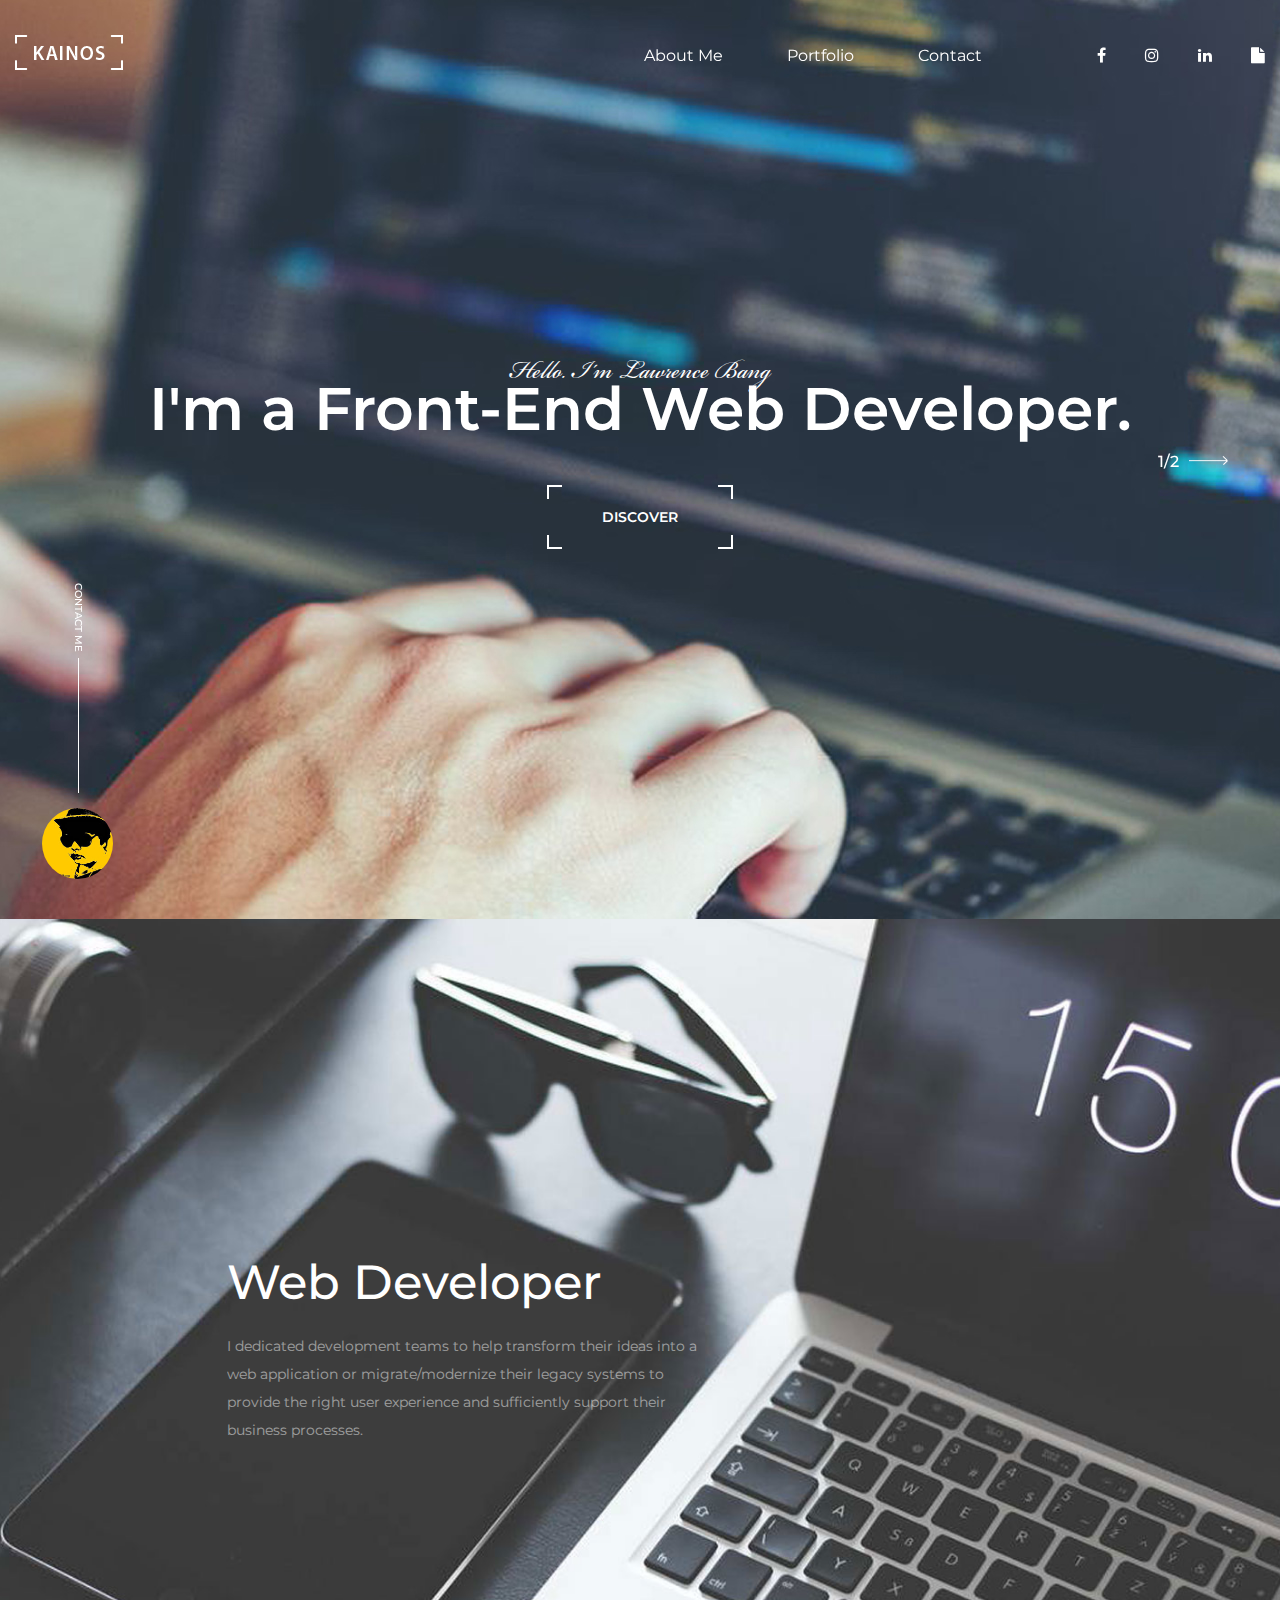
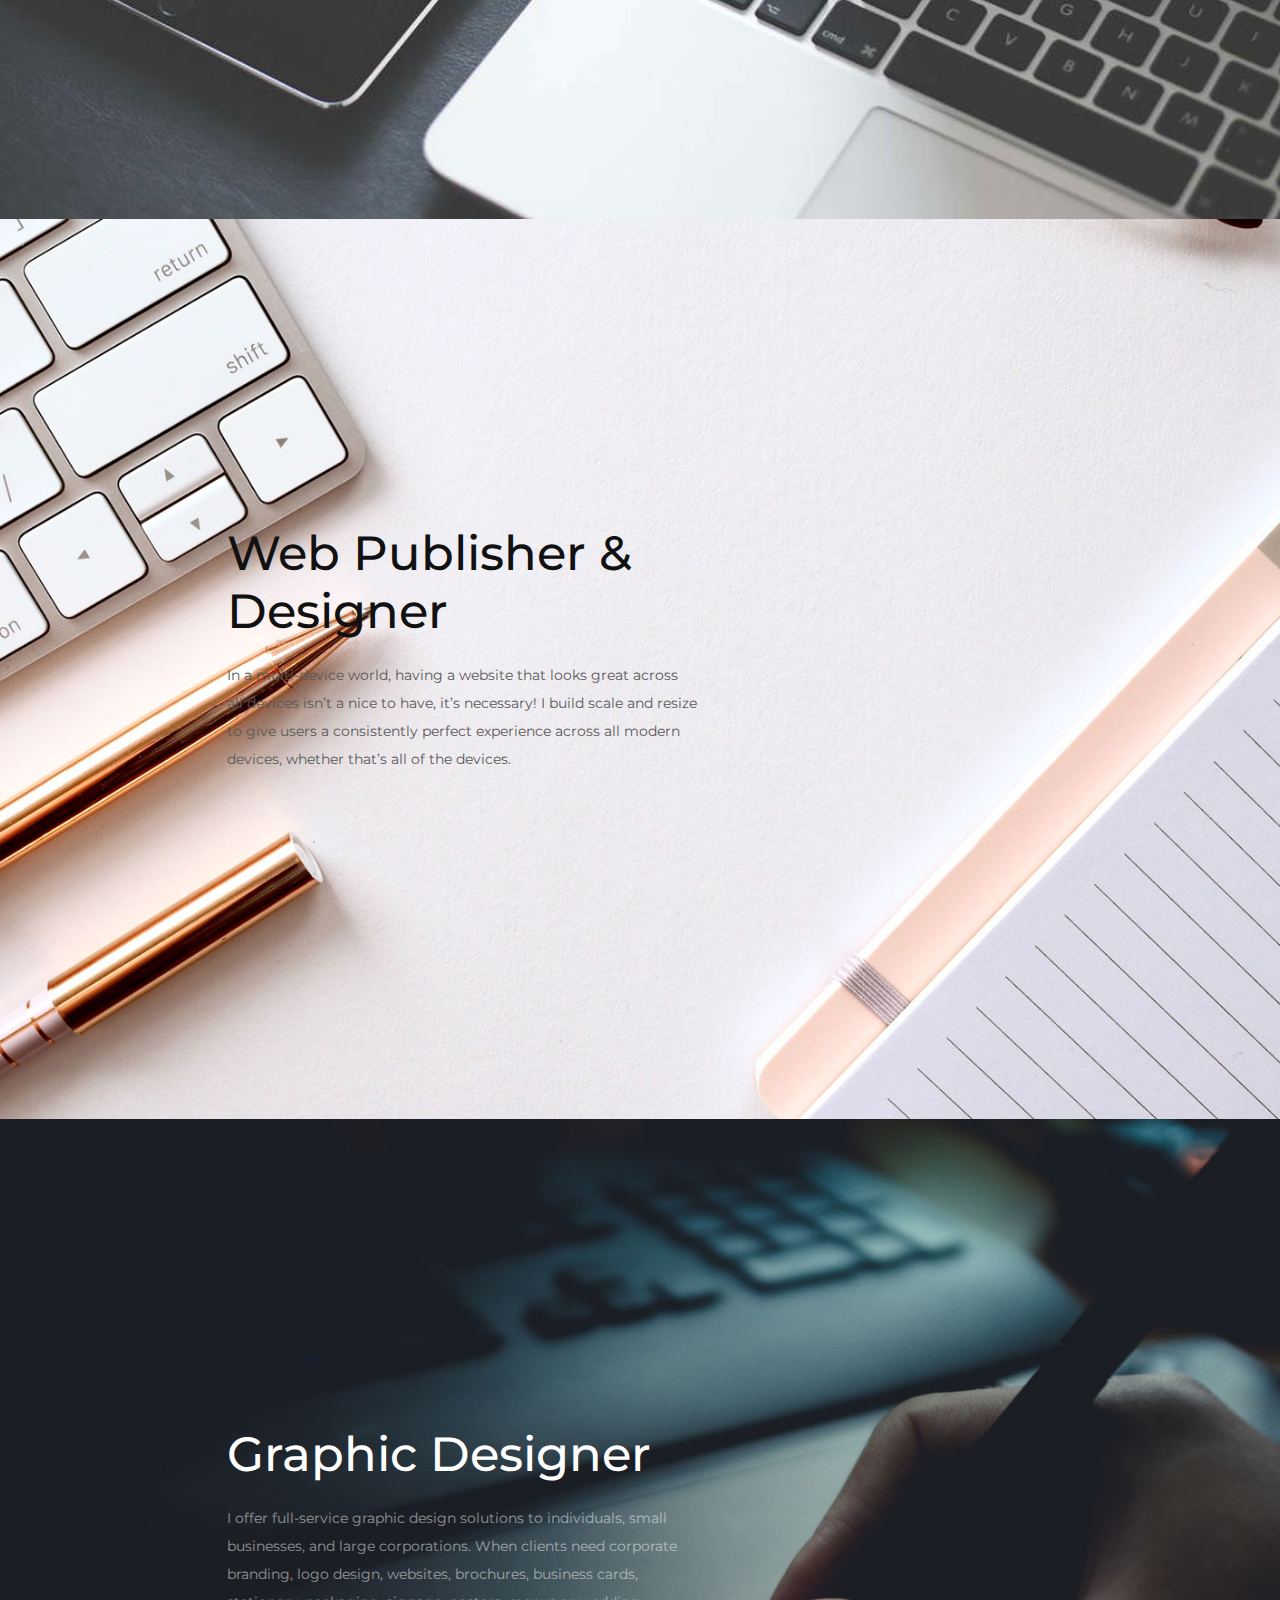
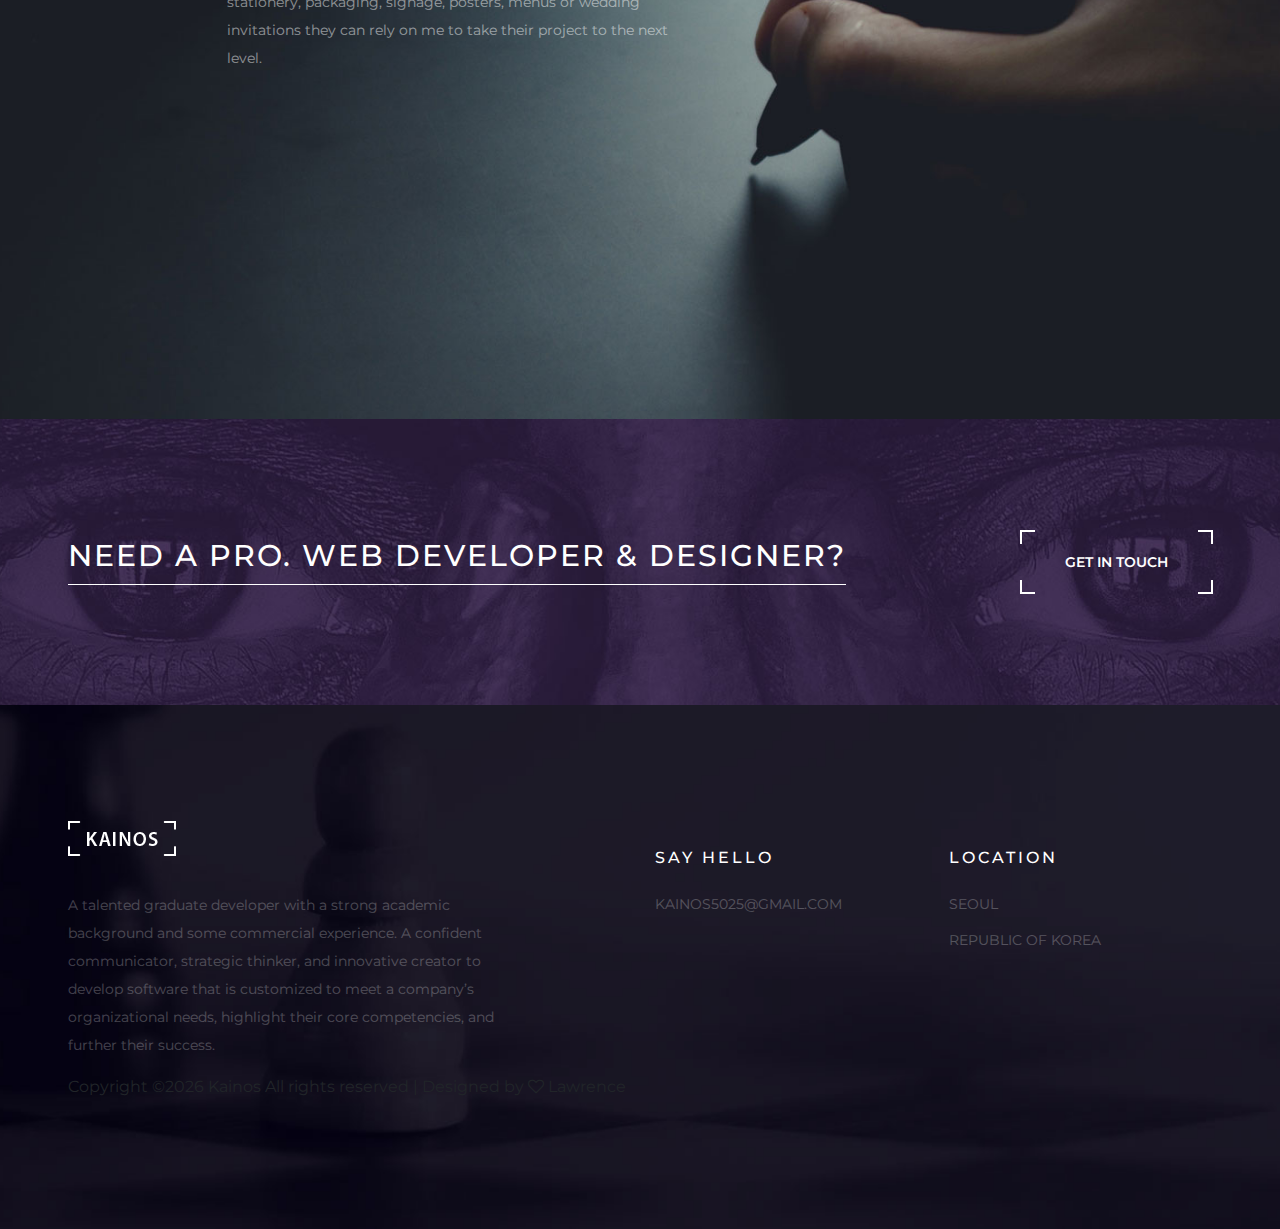
<file: index.html>
<!DOCTYPE html>
<html lang="zxx">
<head>
	<title>Kainos - Lawrence's Portfolio</title>
	<meta charset="UTF-8">
	<meta name="description" content="Lawrence's Portfolio">
	<meta name="keywords" content="lawrence, portfolio, front-end, webdesigner">
	<meta name="viewport" content="width=device-width, initial-scale=1.0">
	<!-- Favicon -->
	<link href="img/favicon.ico" rel="shortcut icon"/>

	<!-- Google Font -->
	<link href="https://fonts.googleapis.com/css?family=Montserrat:400,400i,500,500i,600,600i,700,700i" rel="stylesheet">

	<!-- Stylesheets -->
	<link rel="stylesheet" href="css/bootstrap.min.css"/>
	<link rel="stylesheet" href="css/font-awesome.min.css"/>
	<link rel="stylesheet" href="css/owl.carousel.min.css"/>
	<link rel="stylesheet" href="css/fullpage.min.css"/>
	<link rel="stylesheet" href="css/magnific-popup.css"/>

	<!-- Main Stylesheets -->
	<link rel="stylesheet" href="css/style.css"/>

	<!--[if lt IE 9]>
		<script src="https://oss.maxcdn.com/html5shiv/3.7.2/html5shiv.min.js"></script>
		<script src="https://oss.maxcdn.com/respond/1.4.2/respond.min.js"></script>
	<![endif]-->

</head>
<body class="home-page">
	<!-- Page Preloder -->
	<div id="preloder">
		<div class="loader"></div>
	</div>

	<!-- Header Section -->
	<header class="header-section">
		<div class="header-warp">
			<!-- logo -->
			<a href="index.html" class="site-logo">
				<img src="img/logo.png" alt="">
			</a>
			<div class="header-social">
				<a href="https://www.facebook.com/jaewonstyle" target="_blank"><i class="fa fa-facebook"></i></a>
				<a href="https://www.instagram.com/kainos_n" target="_blank"><i class="fa fa-instagram"></i></a>
				<a href="https://www.linkedin.com/in/lawrencebang" target="_blank"><i class="fa fa-linkedin"></i></a>
				<a href="https://www.dropbox.com/s/l00u7i7wnm2j8cu/Lawrence.docx?dl=0" target="_blank"><i class="fa fa-file"></i></a>
			</div>
			<div class="nav-switch">
				<i class="fa fa-bars"></i>
			</div>
			<!-- menu -->
			<ul class="main-menu">
				<!-- <li><a href="index.html">Home</a></li> -->
				<li><a href="home-2.html">About Me</a></li>
				<li><a href="portfolio.html">Portfolio</a></li>
				<!-- <li><a href="blog.html">News</a></li> -->
				<li><a href="contact.html">Contact</a></li>
			</ul>
		</div>
	</header>
	<!-- Header Section end-->
	                    
	<div id="fullpage">
		<!-- Hero section -->
		<div class="section fp-auto-height" id="hero-section">
			<div class="hero-slider owl-carousel">
				<div class="hs-item set-bg" data-setbg="./img/slider/1.jpg">
					<div class="container text-white">
						<h1>Hello. I'm Lawrence Bang</h1>
						<h2>I'm a Front-End Web Developer.</h2>
						<div class="site-btn animated fadeInUp"><a href="#about"><span>Discover</span></a></div>
					</div>
				</div>
				<div class="hs-item set-bg" data-setbg="./img/slider/2.jpg">
					<div class="container text-white">
						<h1>Hello. I'm Jaewon Bang</h1>
						<h2>I'm a Web Publisher & Designer.</h2>
						<div class="site-btn animated fadeInUp"><a href="#about"><span>Discover</span></a></div>
					</div>
				</div>
			</div>
			<div class="slide-num-holder" id="snh-1"></div>
			<!-- <div class="down-sign">
				<h6>Discover</h6>
				<a href="#about"><img src="img/icons/arrow-down.png" alt=""></a>
			</div> -->
			<div class="contact-link">
				<p>Contact me</p>
				<a href="contact.html"><img src="img/contact.jpg" alt=""></a>
			</div>
		</div>
		<!-- Hero section end -->
		
		<!-- About one Section -->
		<div class="section about-section about-one set-bg" data-setbg="./img/section-bg/1.jpg" id="about">
			<div class="about-content-warp text-white">
				<h2>Web Developer</h2>
				<p>
					I dedicated development teams to help transform their ideas into a web application or migrate/modernize their legacy systems to provide the right user experience and sufficiently support their business processes.
				</p>
				<!-- <div class="site-btn"><span>Read More</span></div> -->
			</div>
		</div>
		<!-- About one Section end-->

		<!-- About two Section -->
		<div class="section about-section about-two set-bg" data-setbg="./img/section-bg/2.jpg">
			<div class="about-content-warp">
				<h2>Web Publisher & Designer</h2>
				<p>
					In a multi-device world, having a website that looks great across all devices isn’t a nice to have, it’s necessary! I build scale and resize to give users a consistently perfect experience across all modern devices, whether that’s all of the devices.
				</p>
				<!-- <div class="site-btn"><span>Read More</span></div> -->
			</div>
		</div>
		<!-- About two Section end -->

		<!-- About three Section -->
		<div class="section about-section about-three set-bg" data-setbg="./img/section-bg/3.jpg">
			<div class="about-content-warp text-white">
				<h2>Graphic Designer</h2>
				<p>
					I offer full-service graphic design solutions to individuals, small businesses, and large corporations. When clients need corporate branding, logo design, websites, brochures, business cards, stationery, packaging, signage, posters, menus or wedding invitations they can rely on me to take their project to the next level.
				</p>
				<!-- <div class="site-btn"><span>Read More</span></div> -->
			</div>
		</div>
		<!-- About three Section end-->
	</div>

	<!-- Banner Section -->
	<section class="banner-section set-bg" data-setbg="./img/banner-bg.jpg">
		<div class="container">
			<div class="row">
				<div class="col-lg-9">
					<h2>Need a Pro. Web Developer & Designer?</h2>
				</div>
				<div class="col-lg-3 text-lg-right text-left">
					<a href="contact.html"><div class="site-btn"><span>Get in touch</span></div></a>
				</div>
			</div>
		</div>
	</section>
	<!-- Banner Section end -->

	<!-- Footer Section -->
	<footer class="footer-section set-bg" data-setbg="img/footer-bg.jpg">
		<div class="container">
			<div class="row">
				<div class="col-lg-6">
					<div class="footer-about">
						<img src="img/logo.png" alt="">
						<p>
							A talented graduate developer with a strong academic background and some commercial experience. A confident communicator, strategic thinker, and innovative creator to develop software that is customized to meet a company’s organizational needs, highlight their core competencies, and further their success.
						</p>
					</div>	
				</div>
				<div class="col-lg-3 col-md-6">
					<div class="footer-info">
						<h6>Say Hello</h6>
						<ul>
							<!-- <li>+82 10 4678 0327</li> -->
							<li>kainos5025@gmail.com</li>
						</ul>
					</div>
				</div>
				<div class="col-lg-3 col-md-6">
					<div class="footer-info">
						<h6>Location</h6>
						<ul>
							<li>Seoul</li>
							<li>Republic of Korea</li>
						</ul>
					</div>
				</div>
			</div>

Copyright &copy;<script>document.write(new Date().getFullYear());</script> Kainos All rights reserved | Designed by <i class="fa fa-heart-o" aria-hidden="true"></i> Lawrence</a>

		</div>
	</footer>
	<!-- Footer Section end-->


	<!--====== Javascripts & Jquery ======-->
	<script src="js/jquery-3.2.1.min.js"></script>
	<script src="js/owl.carousel.min.js"></script>
	<script src="js/mixitup.min.js"></script>
	<script src="js/masonry.pkgd.min.js"></script>
	<script src="js/fullpage.min.js"></script>
	<script src="js/main.js"></script>

	</body>
</html>
</file>
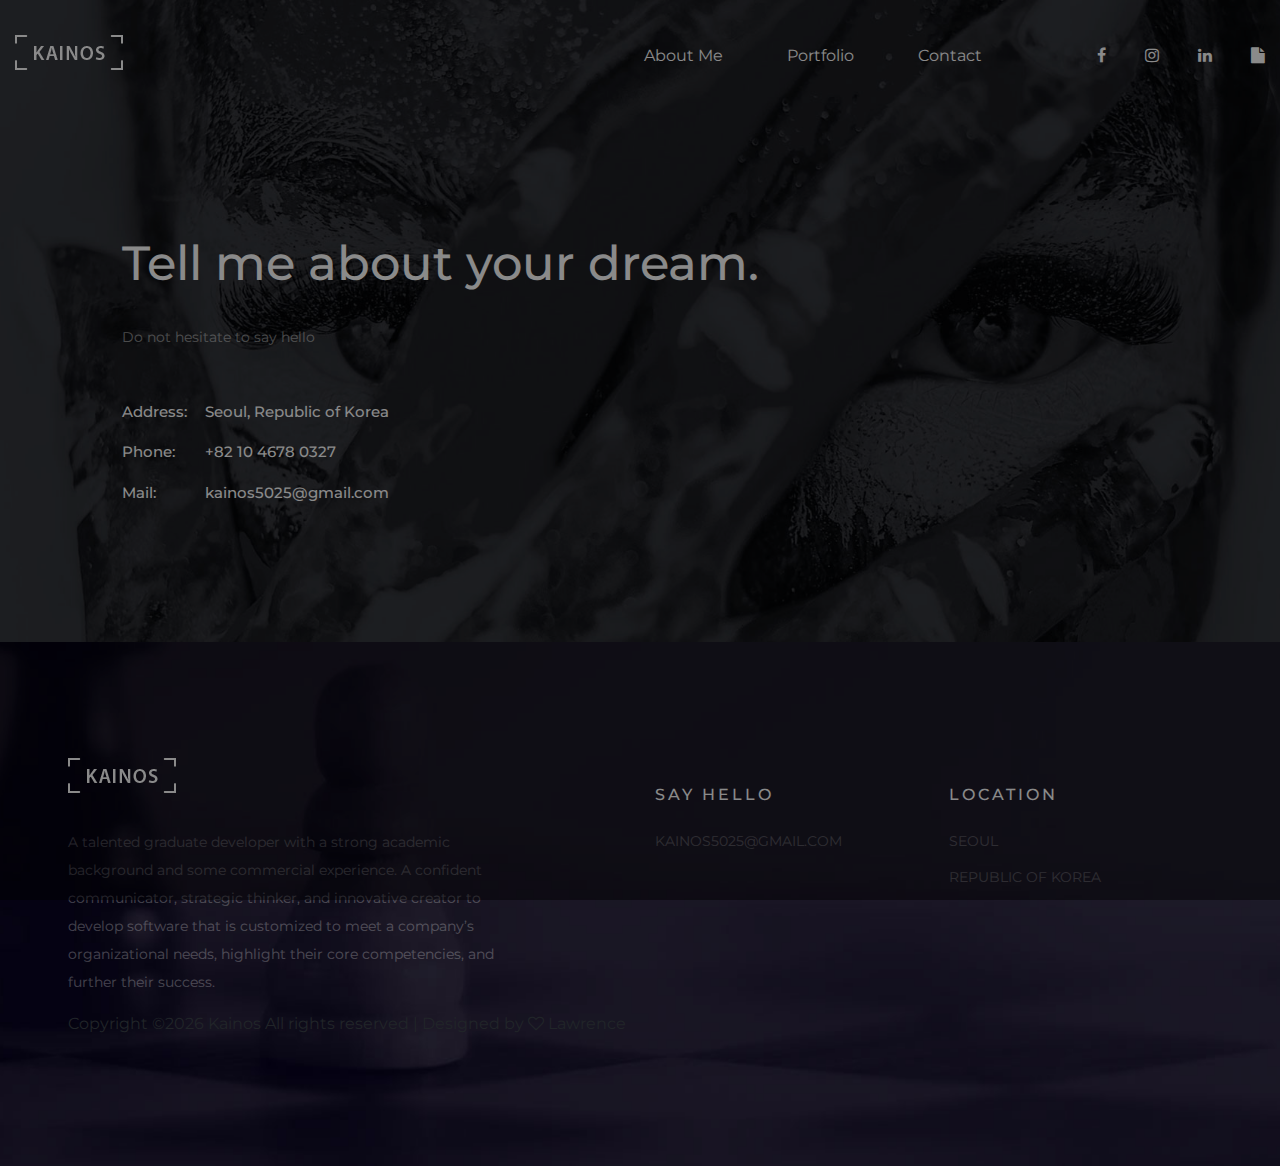
<file: contact.html>
<!DOCTYPE html>
<html lang="zxx">
<head>
	<title>Kainos - Lawrence's Portfolio</title>
	<meta charset="UTF-8">
	<meta name="description" content="Lawrence's Portfolio">
	<meta name="keywords" content="lawrence, portfolio, front-end, webdesigner">
	<meta name="viewport" content="width=device-width, initial-scale=1.0">
	<!-- Favicon -->
	<link href="img/favicon.ico" rel="shortcut icon"/>

	<!-- Google Font -->
	<link href="https://fonts.googleapis.com/css?family=Montserrat:400,400i,500,500i,600,600i,700,700i" rel="stylesheet">

	<!-- Stylesheets -->
	<link rel="stylesheet" href="css/bootstrap.min.css"/>
	<link rel="stylesheet" href="css/font-awesome.min.css"/>
	<link rel="stylesheet" href="css/owl.carousel.min.css"/>
	<link rel="stylesheet" href="css/fullpage.min.css"/>
	<link rel="stylesheet" href="css/magnific-popup.css"/>

	<!-- Main Stylesheets -->
	<link rel="stylesheet" href="css/style.css"/>


	<!--[if lt IE 9]>
		<script src="https://oss.maxcdn.com/html5shiv/3.7.2/html5shiv.min.js"></script>
		<script src="https://oss.maxcdn.com/respond/1.4.2/respond.min.js"></script>
	<![endif]-->

</head>
<body>
	<!-- Page Preloder -->
	<div id="preloder">
		<div class="loader"></div>
	</div>

	<!-- Header Section -->
	<header class="header-section">
		<div class="header-warp">
			<!-- logo -->
			<a href="index.html" class="site-logo">
				<img src="img/logo.png" alt="">
			</a>
			<div class="header-social">
				<a href="https://www.facebook.com/jaewonstyle" target="_blank"><i class="fa fa-facebook"></i></a>
				<a href="https://www.instagram.com/kainos_n" target="_blank"><i class="fa fa-instagram"></i></a>
				<a href="https://www.linkedin.com/in/lawrencebang" target="_blank"><i class="fa fa-linkedin"></i></a>
				<a href="https://www.dropbox.com/s/l00u7i7wnm2j8cu/Lawrence.docx?dl=0" target="_blank"><i class="fa fa-file"></i></a>
			</div>
			<div class="nav-switch">
				<i class="fa fa-bars"></i>
			</div>
			<!-- menu -->
			<ul class="main-menu">
				<!-- <li><a href="index.html">Home</a></li> -->
				<li><a href="home-2.html">About Me</a></li>
				<li><a href="portfolio.html">Portfolio</a></li>
				<li><a href="contact.html">Contact</a></li>
			</ul>
		</div>
	</header>
	<!-- Header Section end-->
	
	<!-- Contact Section -->
	<section class="contact-page set-bg" data-setbg="img/contact-bg.jpg">
		<div class="sp-container">
			<div class="row">
				<!-- <div class="col-lg-4">
					<div class="contact-text text-white">
						<h2>Do not hesitate to say hello</h2>
						<p>Do not hesitate to say hello</p>
						<ul>
							<li><h6>Address:</h6>Seoul, Republic of Korea</li>
							<li><h6>Phone:</h6>+82 10 4678 0327</li>
							<li><h6>Mail:</h6>kainos5025@gmail.com</li>
						</ul>
					</div>
				</div> -->
				<div class="col-lg-7 offset-lg-1">
					<div class="contact-text text-white">
						<h2>Tell me about your dream.</h2>
						<p>Do not hesitate to say hello</p>
						<ul>
							<li><h6>Address:</h6>Seoul, Republic of Korea</li>
							<li><h6>Phone:</h6>+82 10 4678 0327</li>
							<li><h6>Mail:</h6>kainos5025@gmail.com</li>
						</ul>
					</div>
				</div>

				<!-- <div class="col-lg-7 offset-lg-1">
					<form class="contact-form">
						<div class="row">
							<div class="col-md-6">
								<input type="text" placeholder="Your Name">
							</div>
							<div class="col-md-6">
								<input type="text" placeholder="Your E-mail">
							</div>
							<div class="col-md-12">
								<input type="text" placeholder="Subject">
								<textarea placeholder="Message"></textarea>
								<button class="site-btn"><span>send</span></button>
							</div>
						</div>
					</form>
				</div> -->
			</div>
		</div>
	</section>
	<!-- Contact Section end -->

	<!-- Newsletter Section -->
	<!-- <section class="newsletter-section set-bg" data-setbg="./img/newsletter-bg.jpg">
		<div class="container">
			<div class="row">
				<div class="col-lg-6">
					<h3>Subscribe to newsletter</h3>
				</div>
				<div class="col-lg-6">
					<form class="newsletter-form">
						<input type="text" placeholder="Enter your email address">
						<button class="site-btn"><span>Subscribe</span></button>
					</form>
				</div>
			</div>
		</div>
	</section> -->
	<!-- Newsletter Section end -->

	<!-- Footer Section -->
	<footer class="footer-section set-bg" data-setbg="img/footer-bg.jpg">
		<div class="container">
			<div class="row">
				<div class="col-lg-6">
					<div class="footer-about">
						<img src="img/logo.png" alt="">
						<p>
							A talented graduate developer with a strong academic background and some commercial experience. A confident communicator, strategic thinker, and innovative creator to develop software that is customized to meet a company’s organizational needs, highlight their core competencies, and further their success.
						</p>
					</div>	
				</div>
				<div class="col-lg-3 col-md-6">
					<div class="footer-info">
						<h6>Say Hello</h6>
						<ul>
							<!-- <li>+82 10 4678 0327</li> -->
							<li>kainos5025@gmail.com</li>
						</ul>
					</div>
				</div>
				<div class="col-lg-3 col-md-6">
					<div class="footer-info">
						<h6>Location</h6>
						<ul>
							<li>Seoul</li>
							<li>Republic of Korea</li>
						</ul>
					</div>
				</div>
			</div>

Copyright &copy;<script>document.write(new Date().getFullYear());</script> Kainos All rights reserved | Designed by <i class="fa fa-heart-o" aria-hidden="true"></i> Lawrence</a>

		</div>
	</footer>
	<!-- Footer Section end-->


	<!--====== Javascripts & Jquery ======-->
	<script src="js/jquery-3.2.1.min.js"></script>
	<script src="js/owl.carousel.min.js"></script>
	<script src="js/mixitup.min.js"></script>
	<script src="js/masonry.pkgd.min.js"></script>
	<script src="js/fullpage.min.js"></script>
	<script src="js/main.js"></script>

	</body>
</html>
</file>
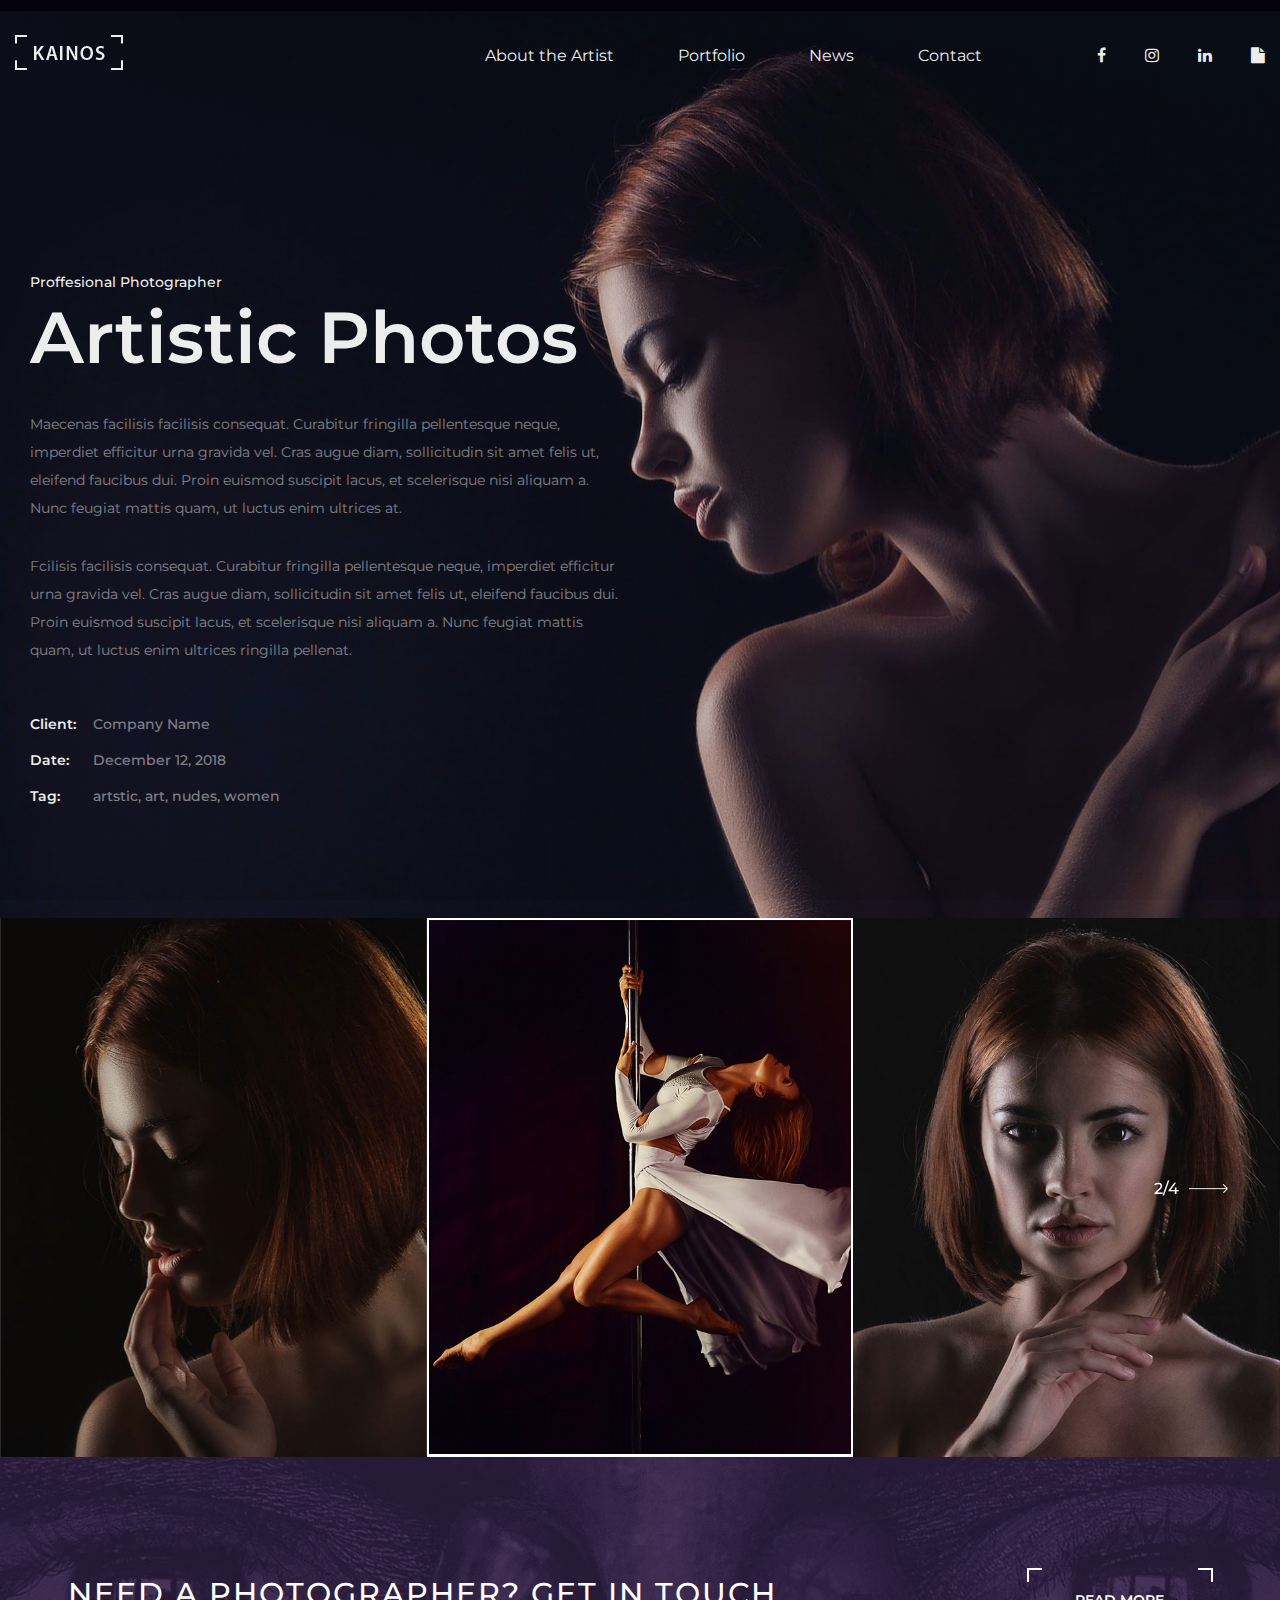
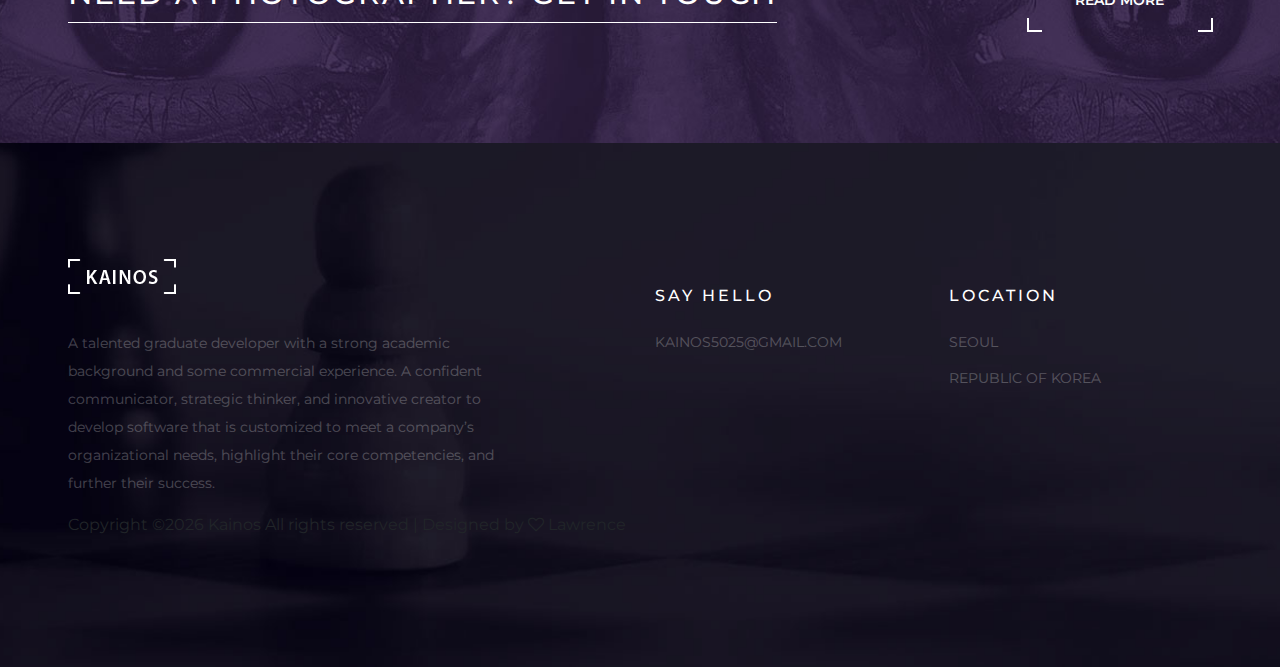
<file: dev-mit.html>
<!DOCTYPE html>
<html lang="zxx">
<head>
	<title>Kainos - Lawrence's Portfolio</title>
	<meta charset="UTF-8">
	<meta name="description" content="Lawrence's Portfolio">
	<meta name="keywords" content="lawrence, portfolio, front-end, webdesigner">
	<meta name="viewport" content="width=device-width, initial-scale=1.0">
	<!-- Favicon -->
	<link href="img/favicon.ico" rel="shortcut icon"/>

	<!-- Google Font -->
	<link href="https://fonts.googleapis.com/css?family=Montserrat:400,400i,500,500i,600,600i,700,700i" rel="stylesheet">

	<!-- Stylesheets -->
	<link rel="stylesheet" href="css/bootstrap.min.css"/>
	<link rel="stylesheet" href="css/font-awesome.min.css"/>
	<link rel="stylesheet" href="css/owl.carousel.min.css"/>
	<link rel="stylesheet" href="css/fullpage.min.css"/>
	<link rel="stylesheet" href="css/magnific-popup.css"/>

	<!-- Main Stylesheets -->
	<link rel="stylesheet" href="css/style.css"/>


	<!--[if lt IE 9]>
		<script src="https://oss.maxcdn.com/html5shiv/3.7.2/html5shiv.min.js"></script>
		<script src="https://oss.maxcdn.com/respond/1.4.2/respond.min.js"></script>
	<![endif]-->

</head>
<body>
	<!-- Page Preloder -->
	<div id="preloder">
		<div class="loader"></div>
	</div>

	<!-- Header Section -->
	<header class="header-section">
		<div class="header-warp">
			<!-- logo -->
			<a href="index.html" class="site-logo">
				<img src="img/logo.png" alt="">
			</a>
			<div class="header-social">
				<a href="https://www.facebook.com/jaewonstyle" target="_blank"><i class="fa fa-facebook"></i></a>
				<a href="https://www.instagram.com/kainos_n" target="_blank"><i class="fa fa-instagram"></i></a>
				<a href="https://www.linkedin.com/in/lawrencebang" target="_blank"><i class="fa fa-linkedin"></i></a>
				<a href="https://www.dropbox.com/s/l00u7i7wnm2j8cu/Lawrence.docx?dl=0" target="_blank"><i class="fa fa-file"></i></a>
			</div>
			<div class="nav-switch">
				<i class="fa fa-bars"></i>
			</div>
			<!-- menu -->
			<ul class="main-menu">
				<!-- <li><a href="index.html">Home</a></li> -->
				<li><a href="home-2.html">About the Artist</a></li>
				<li><a href="portfolio.html">Portfolio</a></li>
				<li><a href="blog.html">News</a></li>
				<li><a href="contact.html">Contact</a></li>
			</ul>
		</div>
	</header>
	<!-- Header Section end-->

	<!-- portfilio single -->
    <section class="portfilio-single set-bg" data-setbg="./img/portfolio/big.jpg">
        <div class="sp-container">
            <div class="portfolio-single-content text-white">
                <span>Proffesional Photographer</span>
				<h2>Artistic Photos</h2>
				<p>Maecenas facilisis facilisis consequat. Curabitur fringilla pellentesque neque, imperdiet efficitur urna gravida vel. Cras augue diam, sollicitudin sit amet felis ut, eleifend faucibus dui. Proin euismod suscipit lacus, et scelerisque nisi aliquam a. Nunc feugiat mattis quam, ut luctus enim ultrices at.</p>
               <p>Fcilisis facilisis consequat. Curabitur fringilla pellentesque neque, imperdiet efficitur urna gravida vel. Cras augue diam, sollicitudin sit amet felis ut, eleifend faucibus dui. Proin euismod suscipit lacus, et scelerisque nisi aliquam a. Nunc feugiat mattis quam, ut luctus enim ultrices ringilla pellenat.</p>
               <ul>
                   <li><h6>Client:</h6><span>Company Name</span></li>
                   <li><h6>Date:</h6><span>December 12, 2018</span></li>
                   <li><h6>Tag:</h6><span>artstic, art, nudes, women</span></li>
               </ul>
            </div>
        </div>
	</section>
	<!-- Portfolio single end -->

	<!-- Portfolio slider -->
    <div class="portfolio-slider-warp">
        <div class="portfolio-slider owl-carousel">
            <img src="img/portfolio-single/1.jpg" alt="">
            <img src="img/portfolio-single/2.jpg" alt="">
            <img src="img/portfolio-single/3.jpg" alt="">
            <img src="img/portfolio-single/4.jpg" alt="">
        </div>
        <div class="slide-num-holder" id="snh-1"></div>
	</div>
	<!-- Portfolio slider end -->
 

	<!-- Banner Section -->
	<section class="banner-section set-bg" data-setbg="./img/banner-bg.jpg">
		<div class="container">
			<div class="row">
				<div class="col-lg-9">
					<h2>Need a photographer? Get in touch</h2>
				</div>
				<div class="col-lg-3 text-lg-right text-left">
					<div class="site-btn"><span>Read More</span></div>
				</div>
			</div>
		</div>
	</section>
	<!-- Banner Section end -->

	<!-- Footer Section -->
	<footer class="footer-section set-bg" data-setbg="img/footer-bg.jpg">
		<div class="container">
			<div class="row">
				<div class="col-lg-6">
					<div class="footer-about">
						<img src="img/logo.png" alt="">
						<p>
							A talented graduate developer with a strong academic background and some commercial experience. A confident communicator, strategic thinker, and innovative creator to develop software that is customized to meet a company’s organizational needs, highlight their core competencies, and further their success.
						</p>
					</div>	
				</div>
				<div class="col-lg-3 col-md-6">
					<div class="footer-info">
						<h6>Say Hello</h6>
						<ul>
							<!-- <li>+82 10 4678 0327</li> -->
							<li>kainos5025@gmail.com</li>
						</ul>
					</div>
				</div>
				<div class="col-lg-3 col-md-6">
					<div class="footer-info">
						<h6>Location</h6>
						<ul>
							<li>Seoul</li>
							<li>Republic of Korea</li>
						</ul>
					</div>
				</div>
			</div>

Copyright &copy;<script>document.write(new Date().getFullYear());</script> Kainos All rights reserved | Designed by <i class="fa fa-heart-o" aria-hidden="true"></i> Lawrence</a>

		</div>
	</footer>
	<!-- Footer Section end-->


	<!--====== Javascripts & Jquery ======-->
	<script src="js/jquery-3.2.1.min.js"></script>
	<script src="js/owl.carousel.min.js"></script>
	<script src="js/mixitup.min.js"></script>
	<script src="js/masonry.pkgd.min.js"></script>
	<script src="js/fullpage.min.js"></script>
	<script src="js/main.js"></script>

	</body>
</html>
</file>
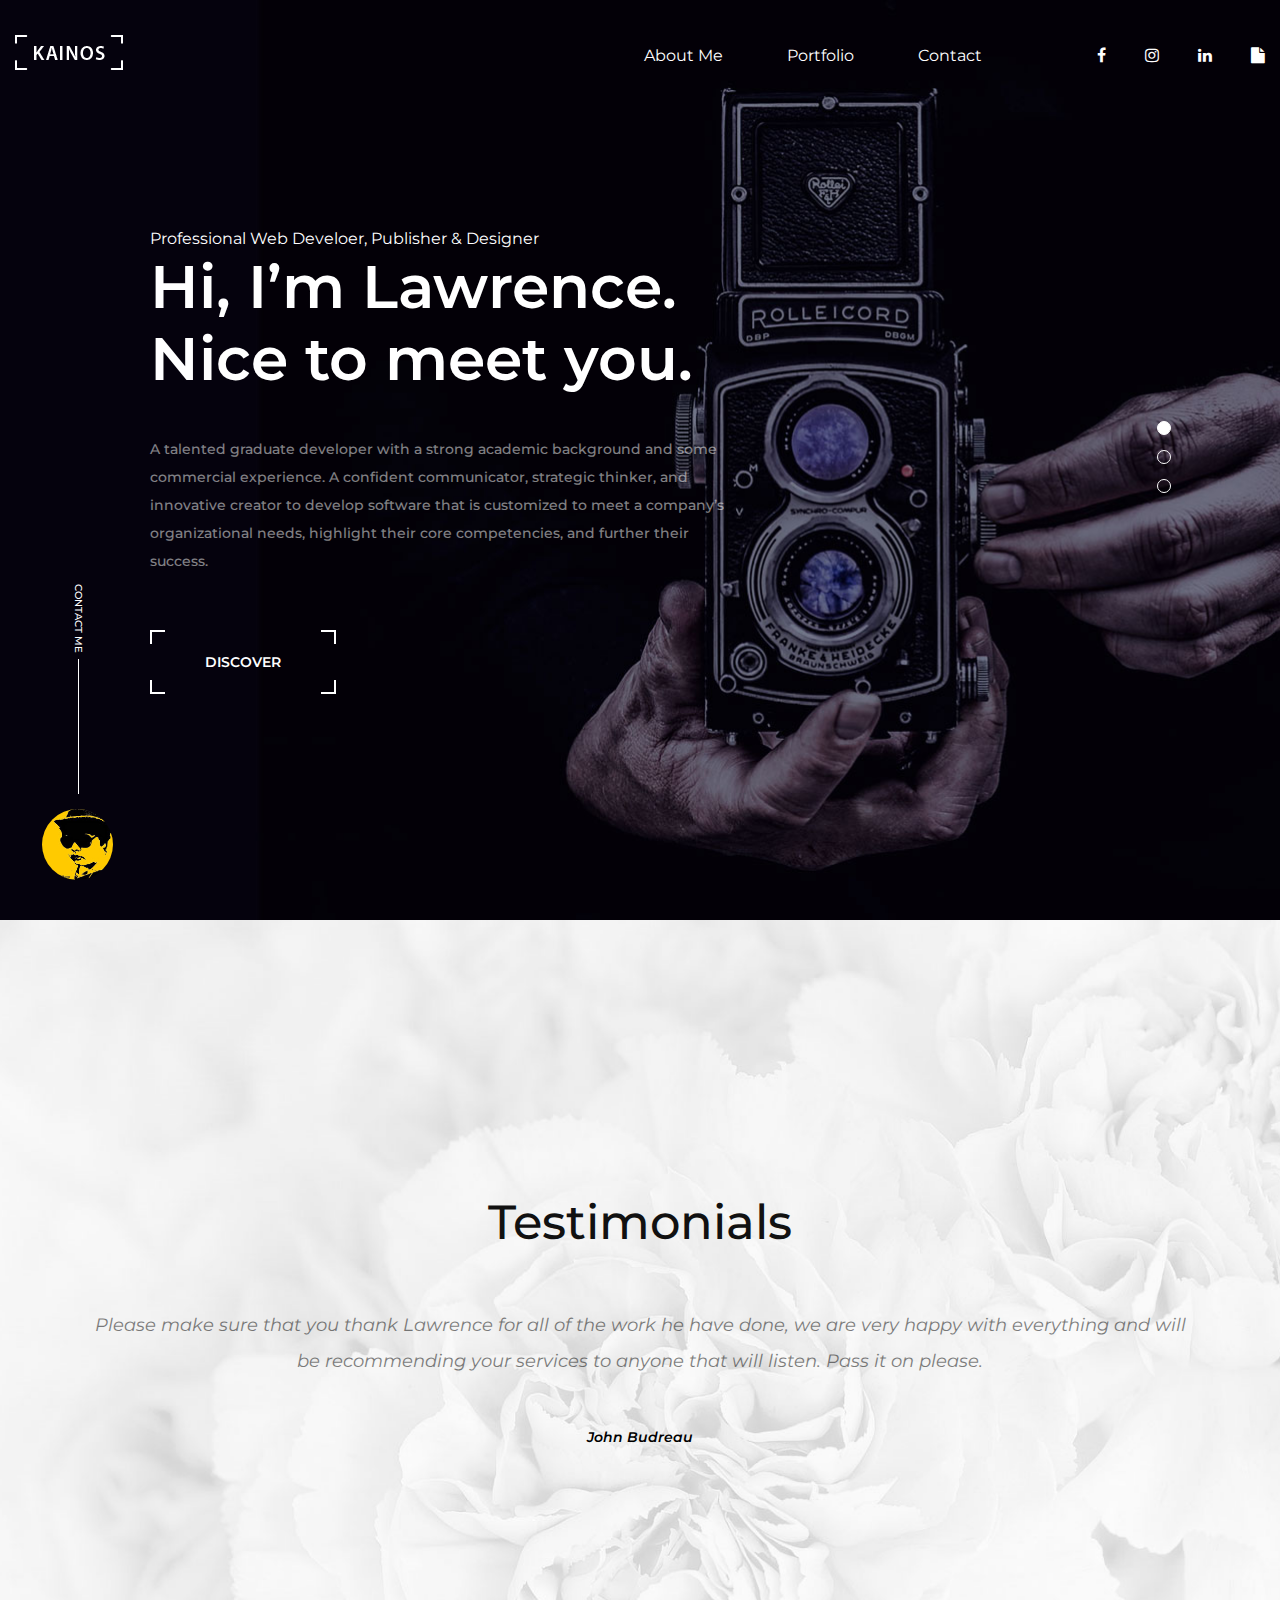
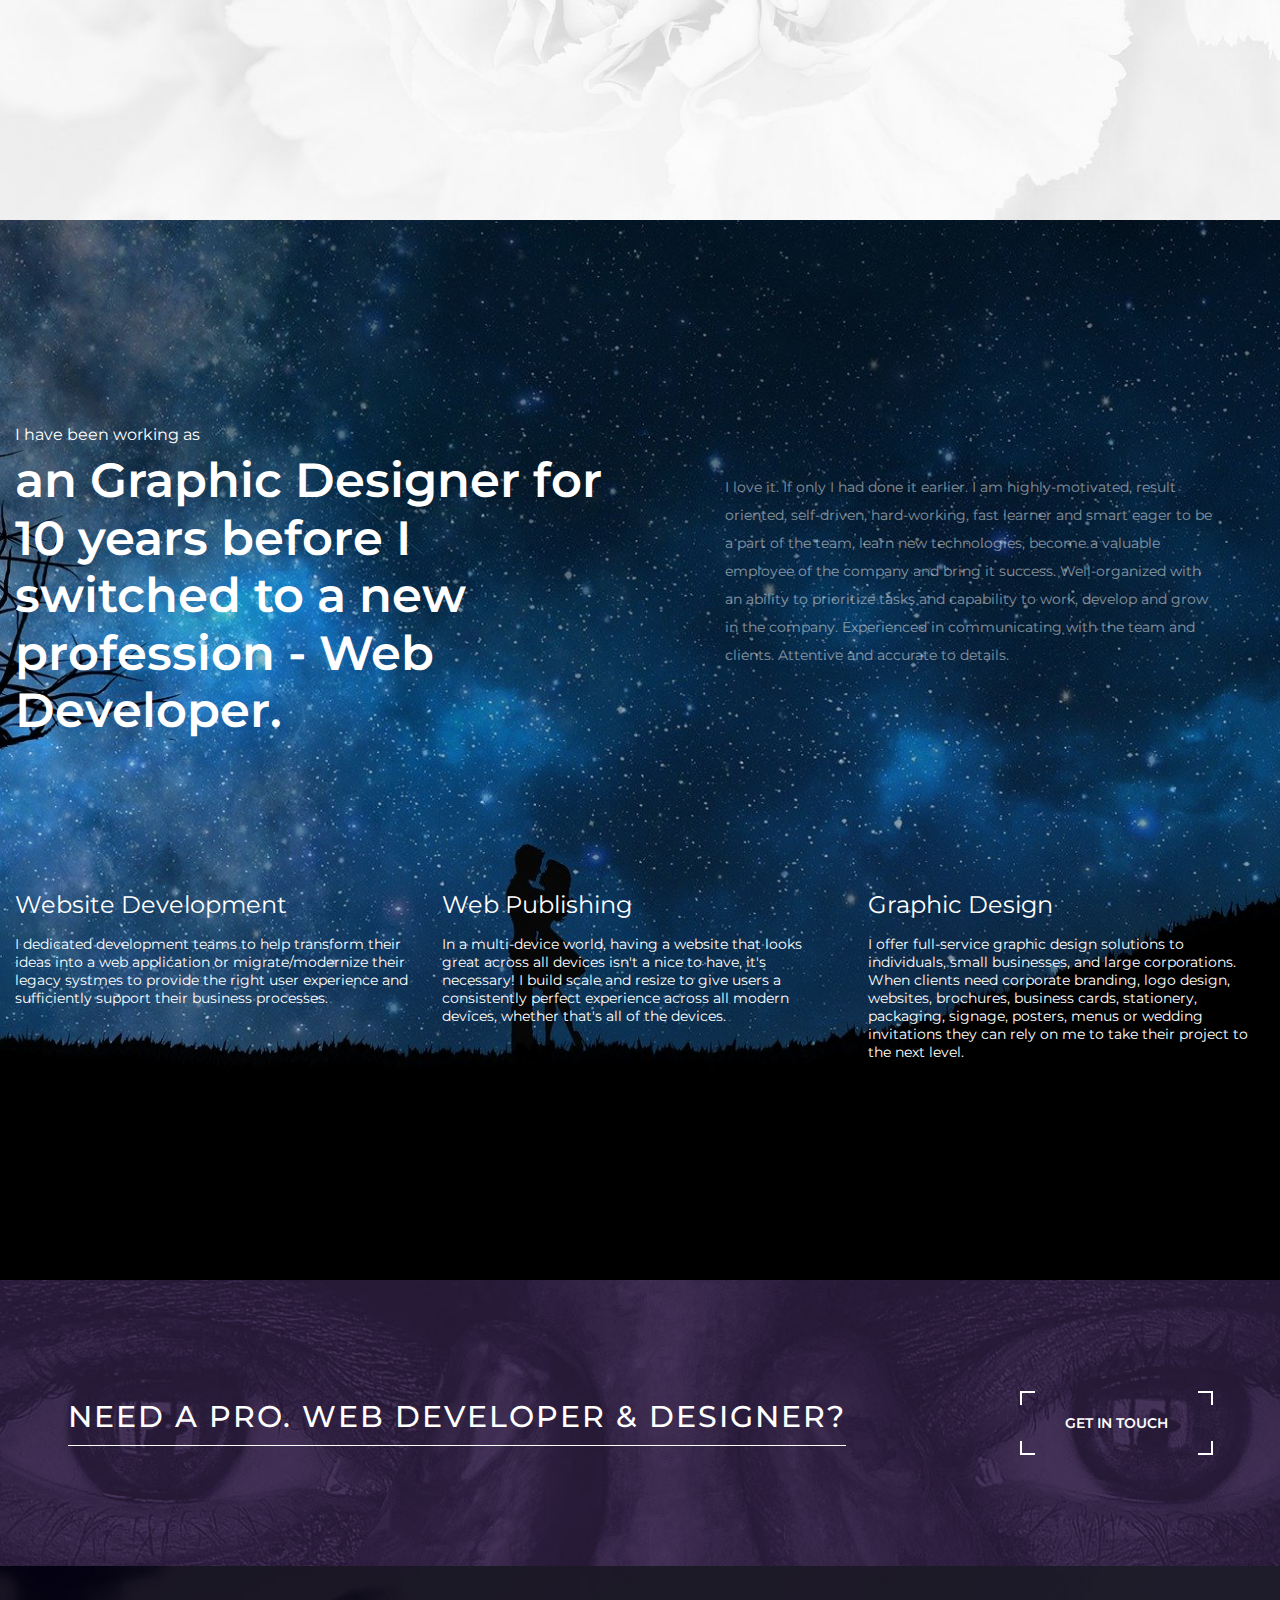
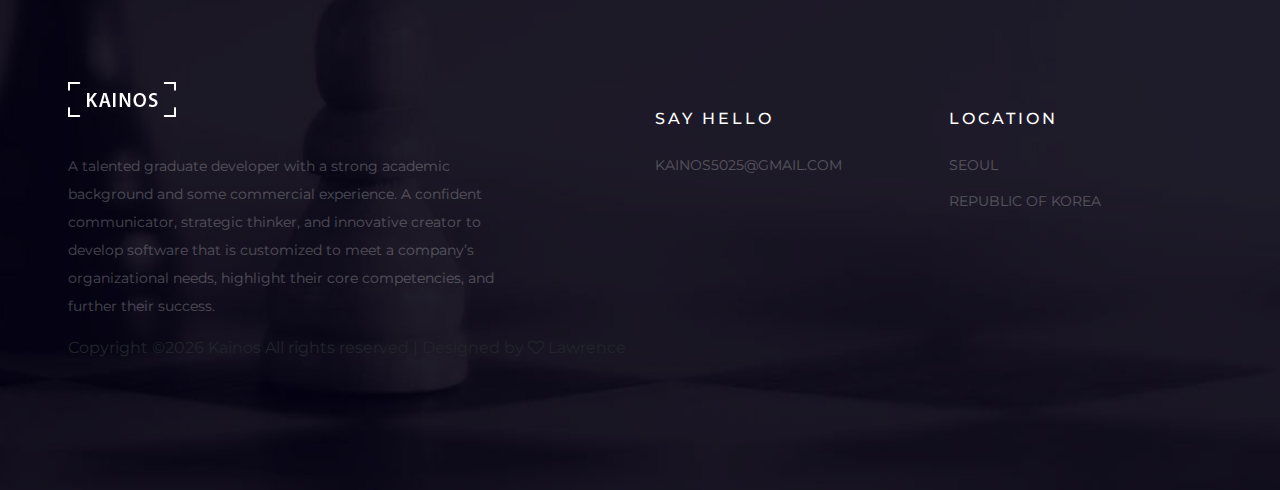
<file: home-2.html>
<!DOCTYPE html>
<html lang="zxx">
<head>
	<title>Kainos - Lawrence's Portfolio</title>
	<meta charset="UTF-8">
	<meta name="description" content="Lawrence's Portfolio">
	<meta name="keywords" content="lawrence, portfolio, front-end, webdesigner">
	<meta name="viewport" content="width=device-width, initial-scale=1.0">
	<!-- Favicon -->
	<link href="img/favicon.ico" rel="shortcut icon"/>

	<!-- Google Font -->
	<link href="https://fonts.googleapis.com/css?family=Montserrat:400,400i,500,500i,600,600i,700,700i" rel="stylesheet">

	<!-- Stylesheets -->
	<link rel="stylesheet" href="css/bootstrap.min.css"/>
	<link rel="stylesheet" href="css/font-awesome.min.css"/>
	<link rel="stylesheet" href="css/owl.carousel.min.css"/>
	<link rel="stylesheet" href="css/fullpage.min.css"/>
	<link rel="stylesheet" href="css/magnific-popup.css"/>

	<!-- Main Stylesheets -->
	<link rel="stylesheet" href="css/style.css"/>


	<!--[if lt IE 9]>
		<script src="https://oss.maxcdn.com/html5shiv/3.7.2/html5shiv.min.js"></script>
		<script src="https://oss.maxcdn.com/respond/1.4.2/respond.min.js"></script>
	<![endif]-->

</head>
<body class="home-page-two">
	<!-- Page Preloder -->
	<div id="preloder">
		<div class="loader"></div>
	</div>

	<!-- Header Section -->
	<header class="header-section">
		<div class="header-warp">
			<!-- logo -->
			<a href="index.html" class="site-logo">
				<img src="img/logo.png" alt="">
			</a>
			<div class="header-social">
				<a href="https://www.facebook.com/jaewonstyle" target="_blank"><i class="fa fa-facebook"></i></a>
				<a href="https://www.instagram.com/kainos_n" target="_blank"><i class="fa fa-instagram"></i></a>
				<a href="https://www.linkedin.com/in/lawrencebang" target="_blank"><i class="fa fa-linkedin"></i></a>
				<a href="https://www.dropbox.com/s/l00u7i7wnm2j8cu/Lawrence.docx?dl=0" target="_blank"><i class="fa fa-file"></i></a>
			</div>
			<div class="nav-switch">
				<i class="fa fa-bars"></i>
			</div>
			<!-- menu -->
			<ul class="main-menu">
				<!-- <li><a href="index.html">Home</a></li> -->
				<li><a href="home-2.html">About Me</a></li>
				<li><a href="portfolio.html">Portfolio</a></li>
				<li><a href="contact.html">Contact</a></li>
			</ul>
		</div>
	</header>
	<!-- Header Section end-->
	                    
	<div id="fullpage">
		<!-- Hero section -->
		<div class="section fp-auto-height" id="hero-section">
			<div class="hero-section-2 d-flex align-items-center set-bg" data-setbg="./img/slider/2.jpg">
				<div class="sp-container">
					<div class="hero-content text-white">
						<span>Professional Web Develoer, Publisher & Designer</span>
						<h2>Hi, I’m Lawrence. Nice to meet you.</h2>
						<p>							
							A talented graduate developer with a strong academic background and some commercial experience. A confident communicator, strategic thinker, and innovative creator to develop software that is customized to meet a company’s organizational needs, highlight their core competencies, and further their success.
						</p>
						<div class="site-btn animated fadeInUp"><a href="#testimonial"><span>Discover</span></a></div>
					</div>
				</div>
			</div>
			<div class="contact-link">
				<p>Contact me</p>
				<a href="#"><img src="img/contact.jpg" alt=""></a>
			</div>
		</div>
		<!-- Hero section end -->

		<!-- Testimonial section -->
		<div class="section testimonial-section set-bg" data-setbg="./img/section-bg/4.jpg" id="testimonial">
			<div class="container">
				<div class="testimonial-content">
					<h2>Testimonials</h2>
					<p>
						Please make sure that you thank Lawrence for all of the work he have done, we are very happy with everything and will be recommending your services to anyone that will listen.
						Pass it on please.
					</p>
					<!-- <img src="img/testi-avatar.jpg" class="testi-avatar" alt=""> -->
					<h6>John Budreau</h6>
				
					<!-- <div class="site-btn sb-dark"><span>See all testimonials</span></div> -->
				</div>
			</div>
		</div>
		<!-- Testimonial section end-->

		<!-- About section -->
		<div class="section sp-about-section set-bg" data-setbg="./img/section-bg/5.jpg">
			<div class="sp-container">
				<div class="row sp-about-content">
					<div class="col-lg-6">
						<div class="text-white">
							<span>I have been working as</span>
							<h2>an Graphic Designer for 10 years before I switched to a new profession - Web Developer.</h2>
							<!-- <div class="site-btn"><span>Read More</span></div> -->
						</div>
					</div>
					<div class="col-lg-6">
						<div class="sp-about-text">
							<p>
								I love it. If only I had done it earlier. I am highly-motivated, result oriented, self-driven, hard-working, fast learner and smart eager to be a part of the team, learn new technologies, become a valuable employee of the company and bring it success. Well-organized with an ability to prioritize tasks and capability to work, develop and grow in the company. Experienced in communicating with the team and clients. Attentive and accurate to details.
							</p>
						</div>
					</div>
				</div>
				<!-- <div class="row">
					<div class="col-md-3 col-6 fact-item">
						
						<p>Web Development</p>
					</div>
					<div class="col-md-3 col-6 fact-item">
						
						<p>Web Publishing</p>
					</div>
					<div class="col-md-3 col-6 fact-item">
						
						<p>Web Design</p>
					</div>
					<div class="col-md-3 col-6 fact-item">
						
						<p>Graphic Design</p>
					</div>
				</div> -->

				<div class="row">
					<div class="col-md-4 col-12 fact-item">
						<p>Website Development</p>
						<p style="font-size: 14px;">
							I dedicated development teams to help transform their ideas into a web application or migrate/modernize their legacy systmes to provide the right user experience and sufficiently support their business processes.
						</p>
					</div>
					<div class="col-md-4 col-12 fact-item">
						<p>Web Publishing</p>
						<p style="font-size: 14px;">
							In a multi-device world, having a website that looks great across all devices isn't a nice to have, it's necessary!
							I build scale and resize to give users a consistently perfect experience across all modern devices, whether that's all of the devices.
						</p>
					</div>
					<div class="col-md-4 col-12 fact-item">
						<p>Graphic Design</p>
						<p style="font-size: 14px;">
							I offer full-service graphic design solutions to individuals, small businesses, and large corporations.
							When clients need corporate branding, logo design, websites, brochures, business cards, stationery, packaging, signage, posters, menus or wedding invitations they can rely on me to take their project to the next level.
						</p>
					</div>
				</div>
			</div>
		</div>
		<!-- About section end-->
	</div>

	<!-- Banner Section -->
	<section class="banner-section set-bg" data-setbg="./img/banner-bg.jpg">
		<div class="container">
			<div class="row">
				<div class="col-lg-9">
					<h2>Need a Pro. Web Developer & Designer?</h2>
				</div>
				<div class="col-lg-3 text-lg-right text-left">
					<a href="contact.html"><div class="site-btn"><span>Get in touch</span></div></a>
				</div>
			</div>
		</div>
	</section>
	<!-- Banner Section end -->

	<!-- Footer Section -->
	<footer class="footer-section set-bg" data-setbg="img/footer-bg.jpg">
		<div class="container">
			<div class="row">
				<div class="col-lg-6">
					<div class="footer-about">
						<img src="img/logo.png" alt="">
						<p>
							A talented graduate developer with a strong academic background and some commercial experience. A confident communicator, strategic thinker, and innovative creator to develop software that is customized to meet a company’s organizational needs, highlight their core competencies, and further their success.
						</p>
					</div>	
				</div>
				<div class="col-lg-3 col-md-6">
					<div class="footer-info">
						<h6>Say Hello</h6>
						<ul>
							<!-- <li>+82 10 4678 0327</li> -->
							<li>kainos5025@gmail.com</li>
						</ul>
					</div>
				</div>
				<div class="col-lg-3 col-md-6">
					<div class="footer-info">
						<h6>Location</h6>
						<ul>
							<li>Seoul</li>
							<li>Republic of Korea</li>
						</ul>
					</div>
				</div>
			</div>

Copyright &copy;<script>document.write(new Date().getFullYear());</script> Kainos All rights reserved | Designed by <i class="fa fa-heart-o" aria-hidden="true"></i> Lawrence</a>

		</div>
	</footer>
	<!-- Footer Section end-->


	<!--====== Javascripts & Jquery ======-->
	<script src="js/jquery-3.2.1.min.js"></script>
	<script src="js/owl.carousel.min.js"></script>
	<script src="js/mixitup.min.js"></script>
	<script src="js/masonry.pkgd.min.js"></script>
	<script src="js/fullpage.min.js"></script>
	<script src="js/main.js"></script>

	</body>
</html>
</file>
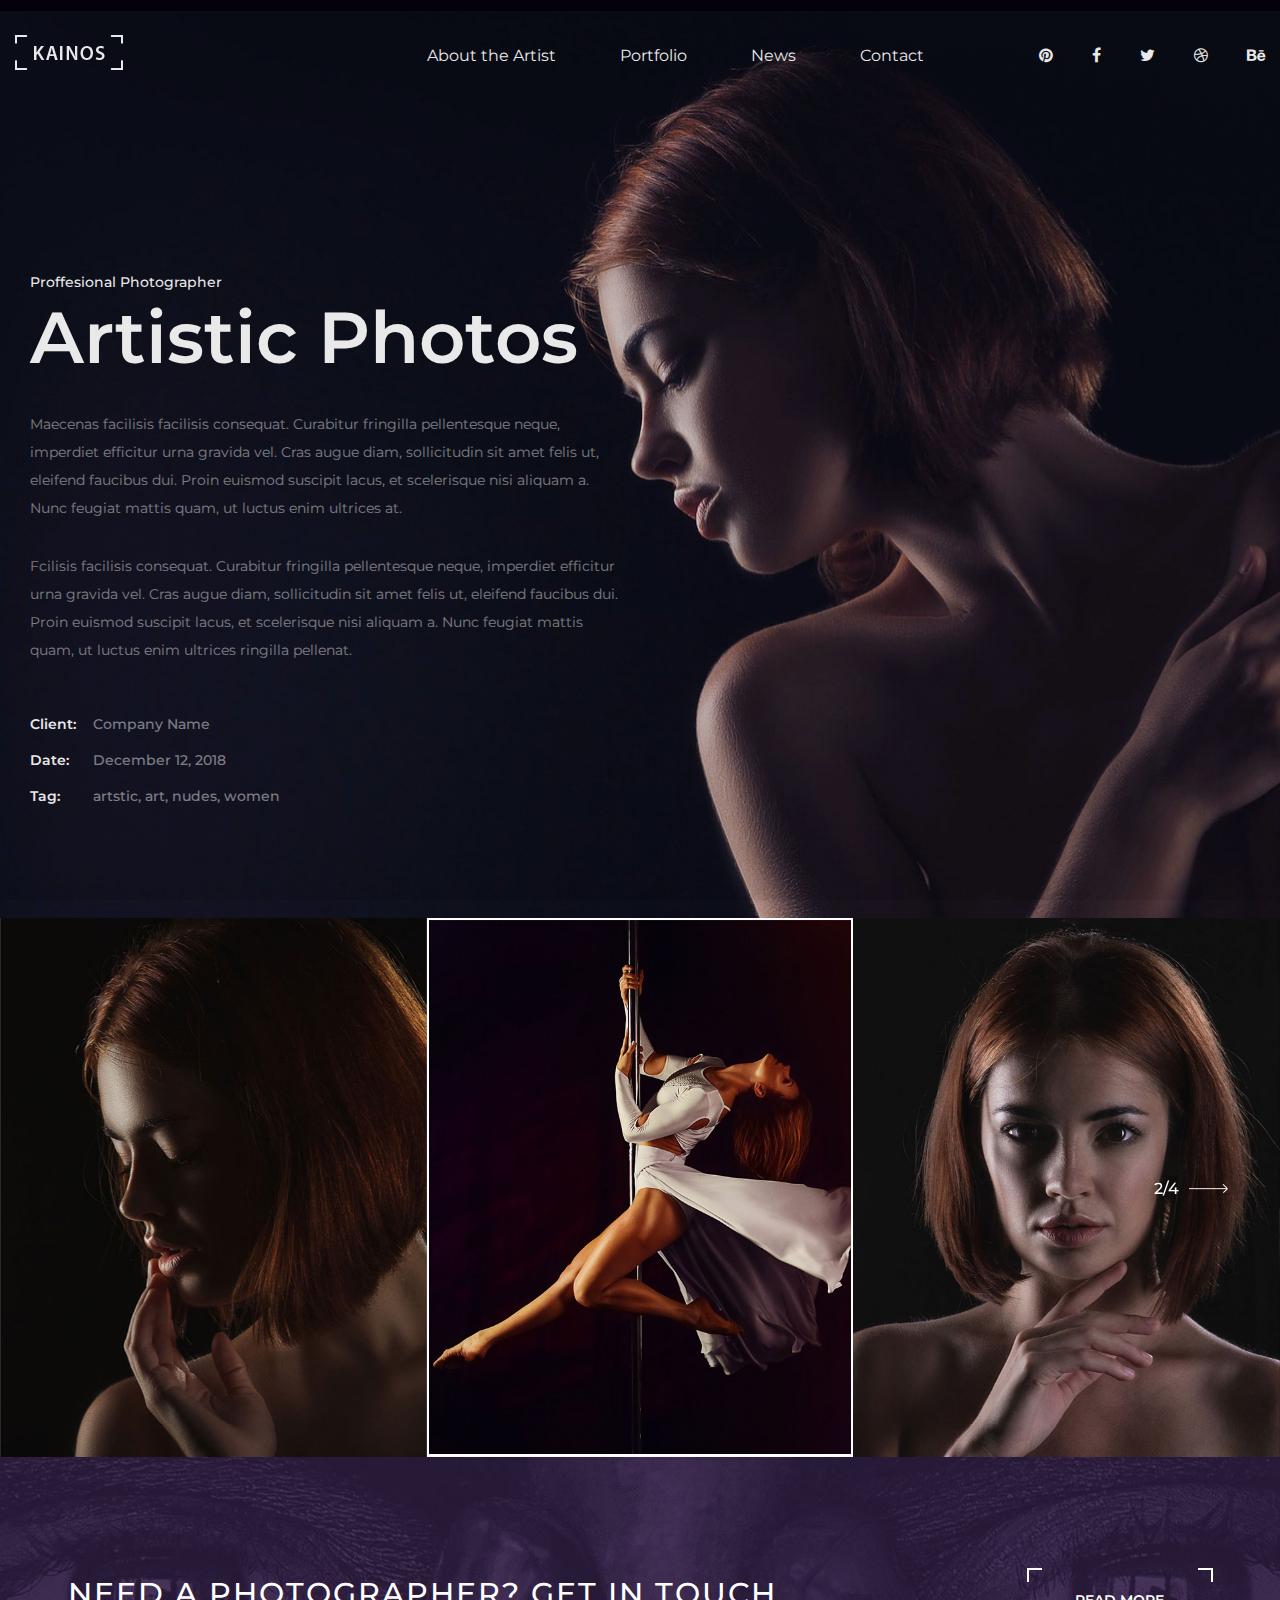
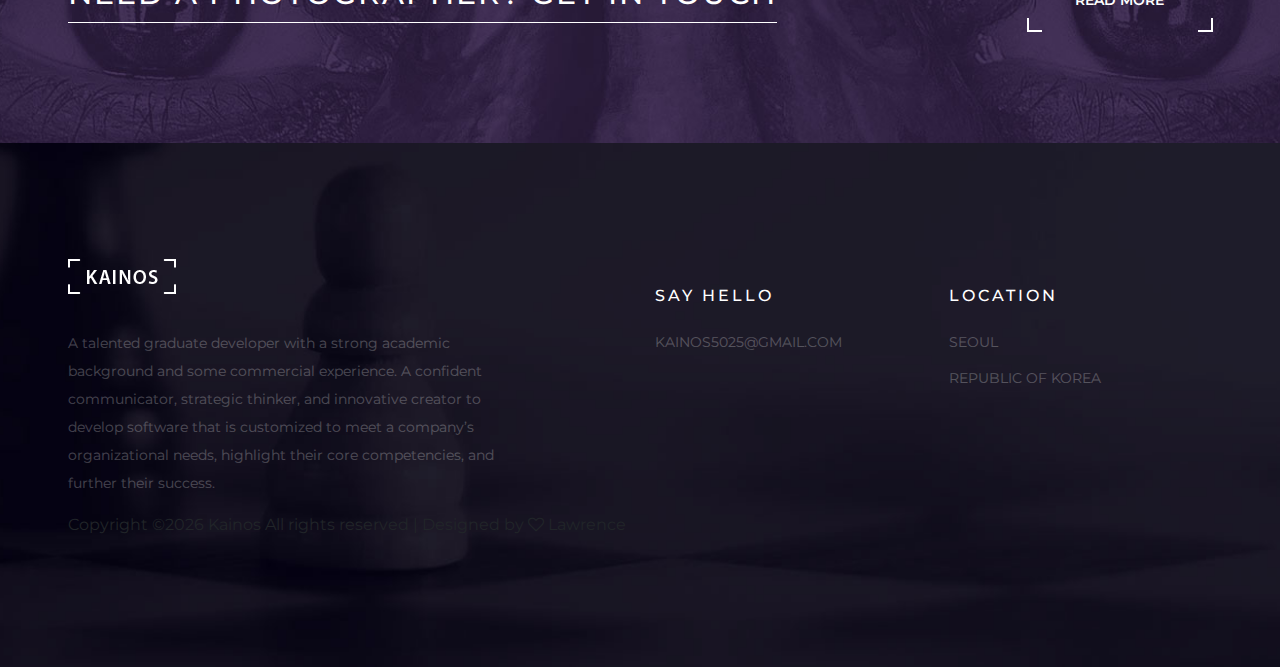
<file: portfolio-single.html>
<!DOCTYPE html>
<html lang="zxx">
<head>
	<title>Kainos - Lawrence's Portfolio</title>
	<meta charset="UTF-8">
	<meta name="description" content="Porto Photo Gallery HTML Template">
	<meta name="keywords" content="porto, photo, html">
	<meta name="viewport" content="width=device-width, initial-scale=1.0">
	<!-- Favicon -->
	<link href="img/favicon.ico" rel="shortcut icon"/>

	<!-- Google Font -->
	<link href="https://fonts.googleapis.com/css?family=Montserrat:400,400i,500,500i,600,600i,700,700i" rel="stylesheet">

	<!-- Stylesheets -->
	<link rel="stylesheet" href="css/bootstrap.min.css"/>
	<link rel="stylesheet" href="css/font-awesome.min.css"/>
	<link rel="stylesheet" href="css/owl.carousel.min.css"/>
	<link rel="stylesheet" href="css/fullpage.min.css"/>
	<link rel="stylesheet" href="css/magnific-popup.css"/>

	<!-- Main Stylesheets -->
	<link rel="stylesheet" href="css/style.css"/>


	<!--[if lt IE 9]>
		<script src="https://oss.maxcdn.com/html5shiv/3.7.2/html5shiv.min.js"></script>
		<script src="https://oss.maxcdn.com/respond/1.4.2/respond.min.js"></script>
	<![endif]-->

</head>
<body>
	<!-- Page Preloder -->
	<div id="preloder">
		<div class="loader"></div>
	</div>

	<!-- Header Section -->
	<header class="header-section">
		<div class="header-warp">
			<!-- logo -->
			<a href="index.html" class="site-logo">
				<img src="img/logo.png" alt="">
			</a>
			<div class="header-social">
				<a href=""><i class="fa fa-pinterest"></i></a>
				<a href=""><i class="fa fa-facebook"></i></a>
				<a href=""><i class="fa fa-twitter"></i></a>
				<a href=""><i class="fa fa-dribbble"></i></a>
				<a href=""><i class="fa fa-behance"></i></a>
			</div>
			<div class="nav-switch">
				<i class="fa fa-bars"></i>
			</div>
			<!-- menu -->
			<ul class="main-menu">
				<!-- <li><a href="index.html">Home</a></li> -->
				<li><a href="home-2.html">About the Artist</a></li>
				<li><a href="portfolio.html">Portfolio</a></li>
				<li><a href="blog.html">News</a></li>
				<li><a href="contact.html">Contact</a></li>
			</ul>
		</div>
	</header>
	<!-- Header Section end-->

	<!-- portfilio single -->
    <section class="portfilio-single set-bg" data-setbg="./img/portfolio/big.jpg">
        <div class="sp-container">
            <div class="portfolio-single-content text-white">
                <span>Proffesional Photographer</span>
				<h2>Artistic Photos</h2>
				<p>Maecenas facilisis facilisis consequat. Curabitur fringilla pellentesque neque, imperdiet efficitur urna gravida vel. Cras augue diam, sollicitudin sit amet felis ut, eleifend faucibus dui. Proin euismod suscipit lacus, et scelerisque nisi aliquam a. Nunc feugiat mattis quam, ut luctus enim ultrices at.</p>
               <p>Fcilisis facilisis consequat. Curabitur fringilla pellentesque neque, imperdiet efficitur urna gravida vel. Cras augue diam, sollicitudin sit amet felis ut, eleifend faucibus dui. Proin euismod suscipit lacus, et scelerisque nisi aliquam a. Nunc feugiat mattis quam, ut luctus enim ultrices ringilla pellenat.</p>
               <ul>
                   <li><h6>Client:</h6><span>Company Name</span></li>
                   <li><h6>Date:</h6><span>December 12, 2018</span></li>
                   <li><h6>Tag:</h6><span>artstic, art, nudes, women</span></li>
               </ul>
            </div>
        </div>
	</section>
	<!-- Portfolio single end -->

	<!-- Portfolio slider -->
    <div class="portfolio-slider-warp">
        <div class="portfolio-slider owl-carousel">
            <img src="img/portfolio-single/1.jpg" alt="">
            <img src="img/portfolio-single/2.jpg" alt="">
            <img src="img/portfolio-single/3.jpg" alt="">
            <img src="img/portfolio-single/4.jpg" alt="">
        </div>
        <div class="slide-num-holder" id="snh-1"></div>
	</div>
	<!-- Portfolio slider end -->
 

	<!-- Banner Section -->
	<section class="banner-section set-bg" data-setbg="./img/banner-bg.jpg">
		<div class="container">
			<div class="row">
				<div class="col-lg-9">
					<h2>Need a photographer? Get in touch</h2>
				</div>
				<div class="col-lg-3 text-lg-right text-left">
					<div class="site-btn"><span>Read More</span></div>
				</div>
			</div>
		</div>
	</section>
	<!-- Banner Section end -->

	<!-- Footer Section -->
	<footer class="footer-section set-bg" data-setbg="img/footer-bg.jpg">
		<div class="container">
			<div class="row">
				<div class="col-lg-6">
					<div class="footer-about">
						<img src="img/logo.png" alt="">
						<p>
							A talented graduate developer with a strong academic background and some commercial experience. A confident communicator, strategic thinker, and innovative creator to develop software that is customized to meet a company’s organizational needs, highlight their core competencies, and further their success.
						</p>
					</div>	
				</div>
				<div class="col-lg-3 col-md-6">
					<div class="footer-info">
						<h6>Say Hello</h6>
						<ul>
							<!-- <li>+82 10 4678 0327</li> -->
							<li>kainos5025@gmail.com</li>
						</ul>
					</div>
				</div>
				<div class="col-lg-3 col-md-6">
					<div class="footer-info">
						<h6>Location</h6>
						<ul>
							<li>Seoul</li>
							<li>Republic of Korea</li>
						</ul>
					</div>
				</div>
			</div>

Copyright &copy;<script>document.write(new Date().getFullYear());</script> Kainos All rights reserved | Designed by <i class="fa fa-heart-o" aria-hidden="true"></i> Lawrence</a>

		</div>
	</footer>
	<!-- Footer Section end-->


	<!--====== Javascripts & Jquery ======-->
	<script src="js/jquery-3.2.1.min.js"></script>
	<script src="js/owl.carousel.min.js"></script>
	<script src="js/mixitup.min.js"></script>
	<script src="js/masonry.pkgd.min.js"></script>
	<script src="js/fullpage.min.js"></script>
	<script src="js/main.js"></script>

	</body>
</html>
</file>
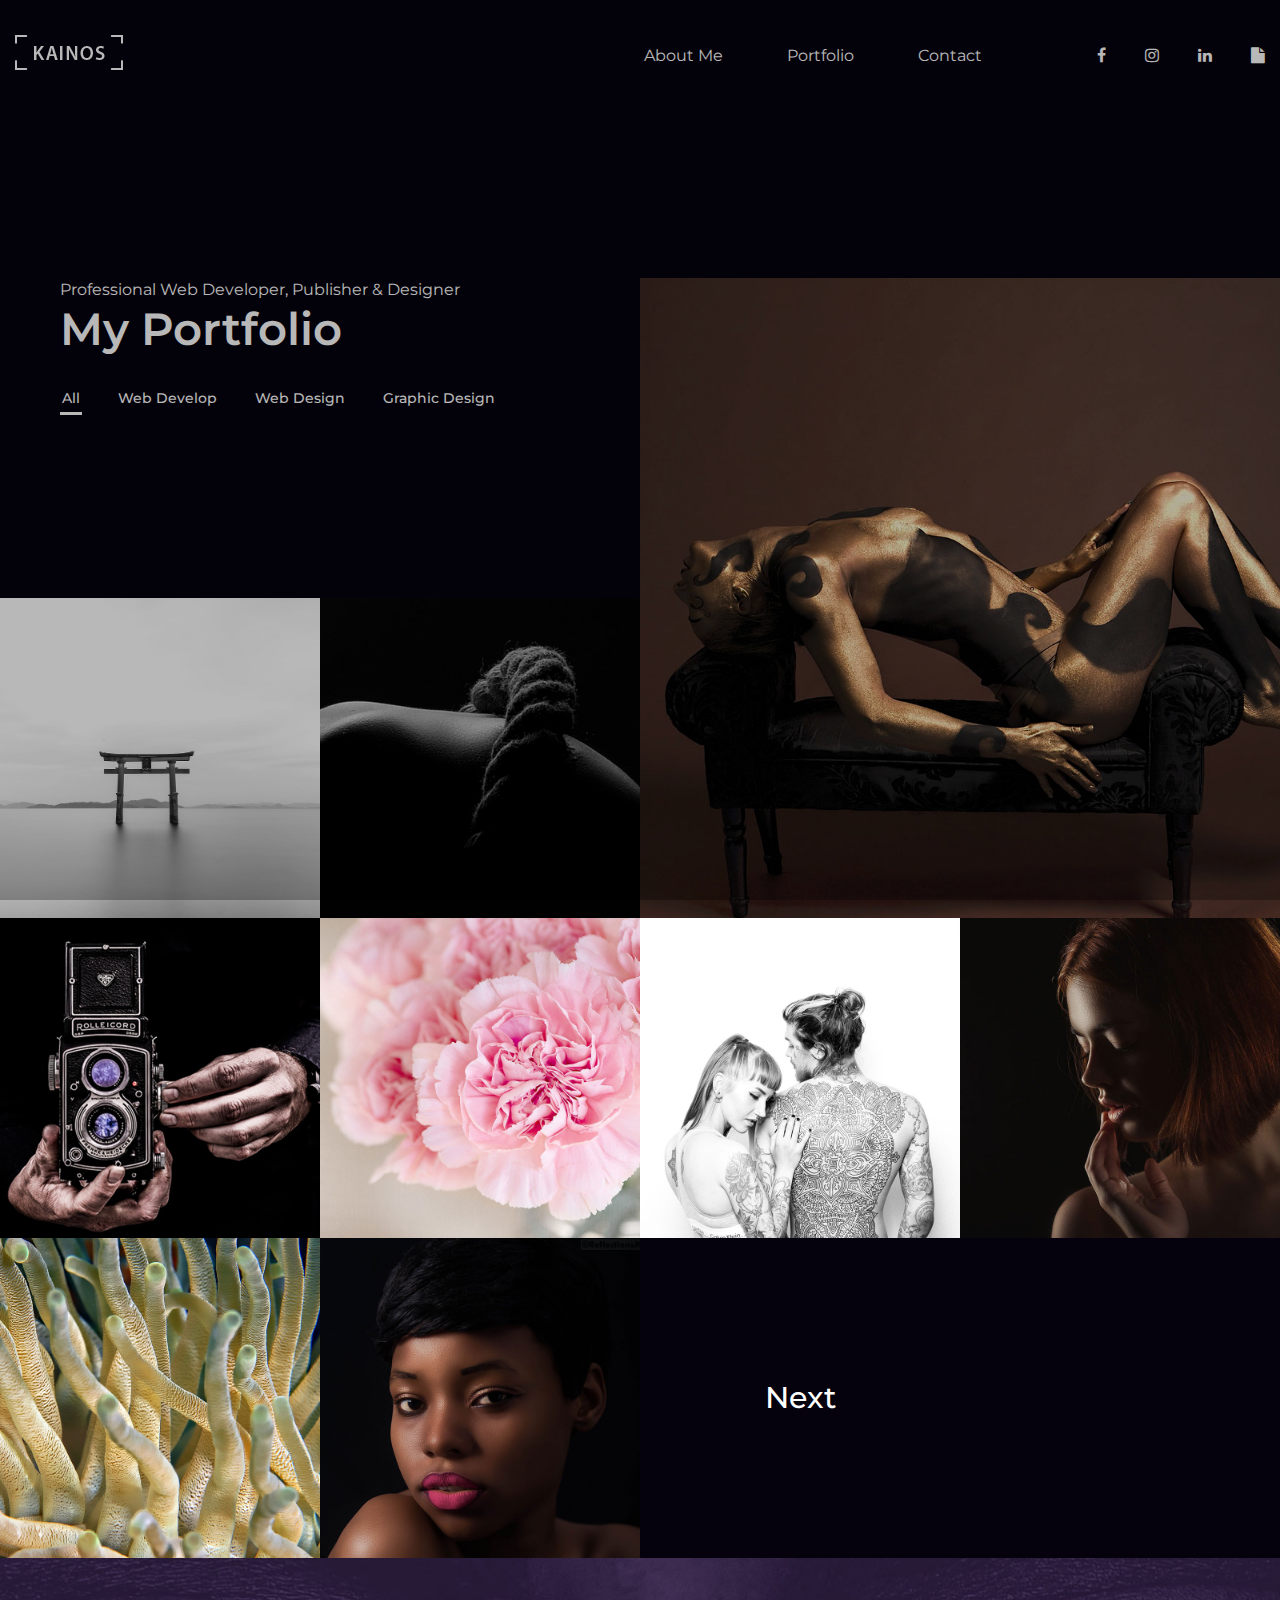
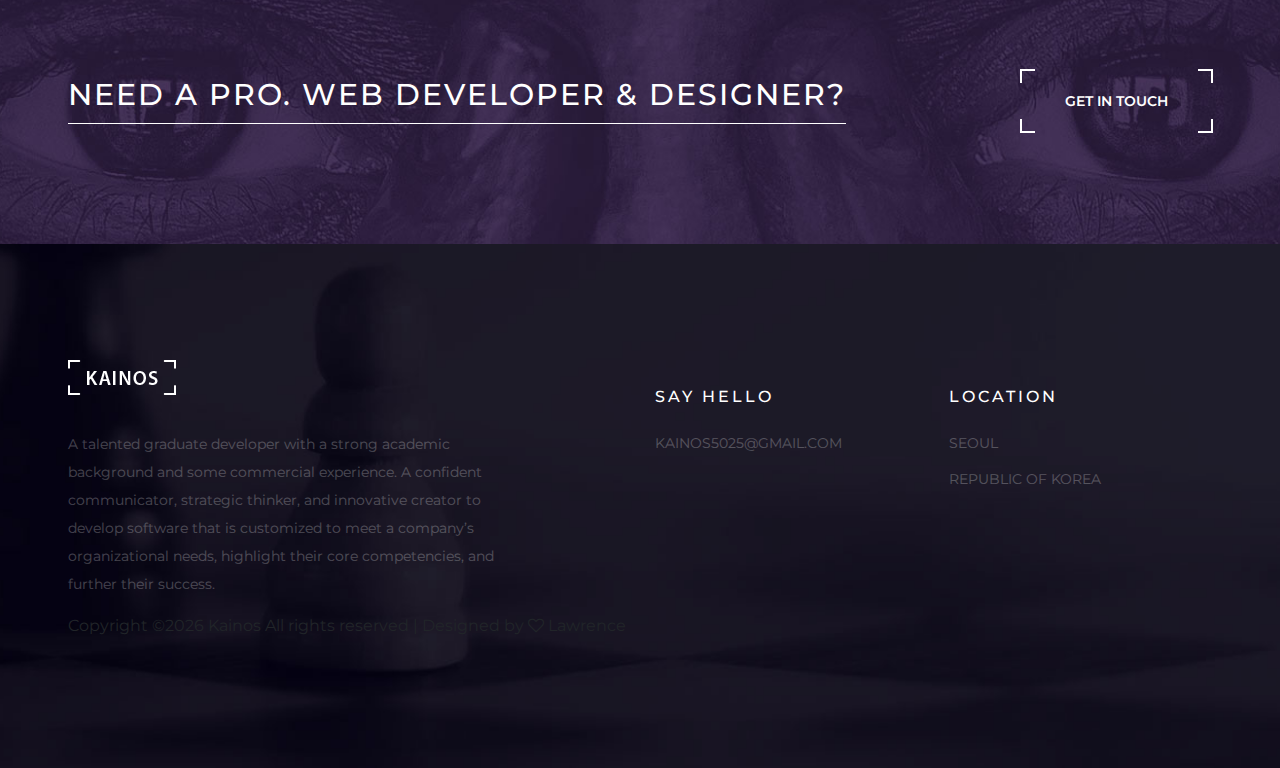
<file: portfolio.html>
<!DOCTYPE html>
<html lang="zxx">
<head>
	<title>Kainos - Lawrence's Portfolio</title>
	<meta charset="UTF-8">
	<meta name="description" content="Lawrence's Portfolio">
	<meta name="keywords" content="lawrence, portfolio, front-end, webdesigner">
	<meta name="viewport" content="width=device-width, initial-scale=1.0">
	<!-- Favicon -->
	<link href="img/favicon.ico" rel="shortcut icon"/>

	<!-- Google Font -->
	<link href="https://fonts.googleapis.com/css?family=Montserrat:400,400i,500,500i,600,600i,700,700i" rel="stylesheet">

	<!-- Stylesheets -->
	<link rel="stylesheet" href="css/bootstrap.min.css"/>
	<link rel="stylesheet" href="css/font-awesome.min.css"/>
	<link rel="stylesheet" href="css/owl.carousel.min.css"/>
	<link rel="stylesheet" href="css/fullpage.min.css"/>
	<link rel="stylesheet" href="css/magnific-popup.css"/>

	<!-- Main Stylesheets -->
	<link rel="stylesheet" href="css/style.css"/>


	<!--[if lt IE 9]>
		<script src="https://oss.maxcdn.com/html5shiv/3.7.2/html5shiv.min.js"></script>
		<script src="https://oss.maxcdn.com/respond/1.4.2/respond.min.js"></script>
	<![endif]-->

</head>
<body class="home-page">
	<!-- Page Preloder -->
	<div id="preloder">
		<div class="loader"></div>
	</div>

	<!-- Header Section -->
	<header class="header-section">
		<div class="header-warp">
			<!-- logo -->
			<a href="index.html" class="site-logo">
				<img src="img/logo.png" alt="">
			</a>
			<div class="header-social">
				<a href="https://www.facebook.com/jaewonstyle" target="_blank"><i class="fa fa-facebook"></i></a>
				<a href="https://www.instagram.com/kainos_n" target="_blank"><i class="fa fa-instagram"></i></a>
				<a href="https://www.linkedin.com/in/lawrencebang" target="_blank"><i class="fa fa-linkedin"></i></a>
				<a href="https://www.dropbox.com/s/l00u7i7wnm2j8cu/Lawrence.docx?dl=0" target="_blank"><i class="fa fa-file"></i></a>
			</div>
			<div class="nav-switch">
				<i class="fa fa-bars"></i>
			</div>
			<!-- menu -->
			<ul class="main-menu">
				<!-- <li><a href="index.html">Home</a></li> -->
				<li><a href="home-2.html">About Me</a></li>
				<li><a href="portfolio.html">Portfolio</a></li>
				<li><a href="contact.html">Contact</a></li>
			</ul>
		</div>
	</header>
	<!-- Header Section end-->
    
	
	<!-- portfilio Section -->
    <section class="portfilio-page">
		<div class="portfolios-area">
			<div class="grid-sizer"></div>
			<div class="grid-item portfolio-item __big __wide">
				<div class="portfolio-intro text-white" >
					<span>Professional Web Developer, Publisher & Designer</span>
					<h2>My Portfolio</h2>
					<ul class="portfolio-filter controls">
						<li class="control" data-filter="all">All</li>
						<li class="control" data-filter=".develop">Web Develop</li>
						<li class="control" data-filter=".design">Web Design</li>
						<li class="control" data-filter=".graphic">Graphic Design</li>
						<!-- <li class="control" data-filter=".weddings">Weddings</li> -->
					</ul>
				</div>                                                                
			</div>
			<!-- Item -->
			<a href="dev-mit.html" class="grid-item mix portfolio-item __big set-bg develop" data-setbg="img/portfolio/1.jpg"></a>
			<!-- Item -->
			<a href="portfolio-single.html" class="grid-item mix portfolio-item set-bg design" data-setbg="img/portfolio/2.jpg"></a>
			<!-- Item -->
			<a href="portfolio-single.html" class="grid-item mix portfolio-item set-bg graphic" data-setbg="img/portfolio/3.jpg"></a>
			<!-- Item -->
			<!-- <a href="portfolio-single.html" class="grid-item mix portfolio-item __big set-bg weddings" data-setbg="img/portfolio/4.jpg"></a> -->
			<!-- Item -->
			<a href="portfolio-single.html" class="grid-item mix portfolio-item set-bg develop" data-setbg="img/portfolio/5.jpg"></a>
			<!-- Item -->
			<a href="portfolio-single.html" class="grid-item mix portfolio-item set-bg design" data-setbg="img/portfolio/6.jpg"></a>
			<!-- Item -->
			<a href="portfolio-single.html" class="grid-item mix portfolio-item set-bg graphic" data-setbg="img/portfolio/7.jpg"></a>
			<!-- Item -->
			<!-- <a href="portfolio-single.html" class="grid-item mix portfolio-item set-bg weddings" data-setbg="img/portfolio/8.jpg"></a> -->
			<!-- Item -->
			<a href="portfolio-single.html" class="grid-item mix portfolio-item set-bg develop" data-setbg="img/portfolio/9.jpg"></a>
			<!-- Item -->
			<a href="portfolio-single.html" class="grid-item mix portfolio-item set-bg design" data-setbg="img/portfolio/10.jpg"></a>
			<!-- Item -->
			<a href="portfolio-single.html" class="grid-item mix portfolio-item set-bg graphic" data-setbg="img/portfolio/11.jpg"></a>
			<!-- Item -->
			<a href="#" class="grid-item mix portfolio-item portfolio-next-btn"><h3>Next</h3></a>
		</div>
	</section>
	<!-- portfilio Section end-->

	<!-- Banner Section -->
	<section class="banner-section set-bg" data-setbg="./img/banner-bg.jpg">
		<div class="container">
			<div class="row">
				<div class="col-lg-9">
					<h2>Need a Pro. Web Developer & Designer?</h2>
				</div>
				<div class="col-lg-3 text-lg-right text-left">
					<a href="contact.html"><div class="site-btn"><span>Get in touch</span></div></a>
				</div>
			</div>
		</div>
	</section>
	<!-- Banner Section end -->

	<!-- Footer Section -->
	<footer class="footer-section set-bg" data-setbg="img/footer-bg.jpg">
		<div class="container">
			<div class="row">
				<div class="col-lg-6">
					<div class="footer-about">
						<img src="img/logo.png" alt="">
						<p>
							A talented graduate developer with a strong academic background and some commercial experience. A confident communicator, strategic thinker, and innovative creator to develop software that is customized to meet a company’s organizational needs, highlight their core competencies, and further their success.
						</p>
					</div>	
				</div>
				<div class="col-lg-3 col-md-6">
					<div class="footer-info">
						<h6>Say Hello</h6>
						<ul>
							<!-- <li>+82 10 4678 0327</li> -->
							<li>kainos5025@gmail.com</li>
						</ul>
					</div>
				</div>
				<div class="col-lg-3 col-md-6">
					<div class="footer-info">
						<h6>Location</h6>
						<ul>
							<li>Seoul</li>
							<li>Republic of Korea</li>
						</ul>
					</div>
				</div>
			</div>

Copyright &copy;<script>document.write(new Date().getFullYear());</script> Kainos All rights reserved | Designed by <i class="fa fa-heart-o" aria-hidden="true"></i> Lawrence</a>

		</div>
	</footer>
	<!-- Footer Section end-->


	<!--====== Javascripts & Jquery ======-->
	<script src="js/jquery-3.2.1.min.js"></script>
	<script src="js/owl.carousel.min.js"></script>
	<script src="js/mixitup.min.js"></script>
	<script src="js/masonry.pkgd.min.js"></script>
	<script src="js/fullpage.min.js"></script>
	<script src="js/main.js"></script>

	</body>
</html>
</file>
<file: css/style.css>
/******************************************************************
	Theme Name: 
	Description: 
	Author: 
	Author URI: 
	Version: 1.0
	Created: 
******************************************************************/

/*------------------------------------------------------------------
	[Table of contents]

	1. Template default CSS
		- font-face
	2.  Helper Css
	3.  Header Section
	4.  Hero Section
	5.  About Search
	6.  Banner Section
	7.  Footer Property
	8. Other Pages
		- Home page 2
		- Portfilio page
		- Portfolio single page
		- Blog Page
		- Contact Page
	9. Responsive
-------------------------------------------------------------------*/



/*----------------------------------------*/
/* Template default CSS
/*----------------------------------------*/

@font-face {
	font-family: "BickhamScriptPro-Regular";
	src: url("../fonts/BickhamScriptPro-Regular.woff") format("woff"), url("../fonts/BickhamScriptPro-Regular.woff2") format("woff2");
	font-weight: normal;
	font-style: normal;
}

html,
body {
	height: 100%;
	font-family: "Montserrat", sans-serif;
	-webkit-font-smoothing: antialiased;
	font-smoothing: antialiased;
}

h1,
h2,
h3,
h4,
h5,
h6 {
	margin: 0;
	color: #111111;
	font-weight: 600;
}

h1 {
	font-size: 70px;
}

h2 {
	font-size: 36px;
}

h3 {
	font-size: 30px;
}

h4 {
	font-size: 24px;
}

h5 {
	font-size: 18px;
}

h6 {
	font-size: 16px;
}

p {
	font-size: 14px;
	color: #585858;
	line-height: 2;
}

img {
	max-width: 100%;
}

input:focus,
select:focus,
button:focus,
textarea:focus {
	outline: none;
}

a:hover,
a:focus {
	text-decoration: none;
	outline: none;
}

ul,
ol {
	padding: 0;
	margin: 0;
}

/*---------------------
	2. Helper CSS
-----------------------*/

.section-title {
	text-align: center;
}

.section-title h2 {
	font-size: 36px;
}

.sp-container {
	max-width: 1464px;
	margin: 0 auto;
	width: 100%;
}

.set-bg {
	background-repeat: no-repeat;
	background-size: cover;
	background-position: top center;
}

.spad {
	padding-top: 105px;
	padding-bottom: 105px;
}

.text-white h1,
.text-white h2,
.text-white h3,
.text-white h4,
.text-white h5,
.text-white h6,
.text-white p,
.text-white span,
.text-white li,
.text-white a {
	color: #fff;
}

/*---------------------
  Commom elements
-----------------------*/

/* buttons */

.site-btn {
	display: inline-block;
	border: none;
	font-size: 14px;
	font-weight: 600;
	min-width: 186px;
	text-transform: uppercase;
	background: transparent;
	color: #fff;
	line-height: normal;
	cursor: pointer;
	text-align: center;
	position: relative;
}

.site-btn:after,
.site-btn:before {
	position: absolute;
	content: "";
	width: 15px;
	height: 14px;
}

.site-btn:before {
	border-top: 2px solid #fff;
	border-left: 2px solid #fff;
	left: 0;
	top: 0;
}

.site-btn:after {
	border-top: 2px solid #fff;
	border-right: 2px solid #fff;
	right: 0;
	top: 0;
}

.site-btn span {
	display: block;
	padding: 23px 45px;
}

.site-btn span:after,
.site-btn span:before {
	position: absolute;
	content: "";
	width: 15px;
	height: 14px;
}

.site-btn span:before {
	border-bottom: 2px solid #fff;
	border-left: 2px solid #fff;
	left: 0;
	bottom: 0;
}

.site-btn span:after {
	border-bottom: 2px solid #fff;
	border-right: 2px solid #fff;
	right: 0;
	bottom: 0;
}

.site-btn.sb-dark {
	color: #000;
}

.site-btn.sb-dark:before {
	border-top: 2px solid #000;
	border-left: 2px solid #000;
}

.site-btn.sb-dark:after {
	border-top: 2px solid #000;
	border-right: 2px solid #000;
}

.site-btn.sb-dark span:before {
	border-bottom: 2px solid #000;
	border-left: 2px solid #000;
}

.site-btn.sb-dark span:after {
	border-bottom: 2px solid #000;
	border-right: 2px solid #000;
}

/* Preloder */

#preloder {
	position: fixed;
	width: 100%;
	height: 100%;
	top: 0;
	left: 0;
	z-index: 999999;
	background: #000;
}

.loader {
	width: 40px;
	height: 40px;
	position: absolute;
	top: 50%;
	left: 50%;
	margin-top: -13px;
	margin-left: -13px;
	border-radius: 60px;
	animation: loader 0.8s linear infinite;
	-webkit-animation: loader 0.8s linear infinite;
}

@keyframes loader {
	0% {
		-webkit-transform: rotate(0deg);
		transform: rotate(0deg);
		border: 4px solid #f44336;
		border-left-color: transparent;
	}
	50% {
		-webkit-transform: rotate(180deg);
		transform: rotate(180deg);
		border: 4px solid #673ab7;
		border-left-color: transparent;
	}
	100% {
		-webkit-transform: rotate(360deg);
		transform: rotate(360deg);
		border: 4px solid #f44336;
		border-left-color: transparent;
	}
}

@-webkit-keyframes loader {
	0% {
		-webkit-transform: rotate(0deg);
		border: 4px solid #f44336;
		border-left-color: transparent;
	}
	50% {
		-webkit-transform: rotate(180deg);
		border: 4px solid #673ab7;
		border-left-color: transparent;
	}
	100% {
		-webkit-transform: rotate(360deg);
		border: 4px solid #f44336;
		border-left-color: transparent;
	}
}

/*  Fullpage plugin */

#fp-nav.fp-right {
	right: 100px;
}

#fp-nav ul li {
	margin: 16px;
}

#fp-nav ul li a span {
	width: 14px !important;
	height: 14px !important;
	background: transparent;
	border: 1px solid #565656;
	margin: 0 !important;
}

#fp-nav ul li a.active span,
#fp-nav ul li:hover a.active span {
	width: 14px;
	height: 14px;
	border: 1px solid #020202;
	background: #020202;
}

.home-page.fp-viewing-0 #fp-nav {
	display: none !important;
}

.home-page.fp-viewing-1 #fp-nav ul li a span,
.home-page.fp-viewing-3 #fp-nav ul li a span {
	border: 1px solid #fff;
}

.home-page.fp-viewing-1 #fp-nav ul li a.active span,
.home-page.fp-viewing-1 #fp-nav ul li:hover a.active span,
.home-page.fp-viewing-3 #fp-nav ul li a.active span,
.home-page.fp-viewing-3 #fp-nav ul li:hover a.active span {
	border: 1px solid #fff;
	background: #fff;
}

.home-page-two.fp-viewing-0 #fp-nav ul li a span,
.home-page-two.fp-viewing-2 #fp-nav ul li a span {
	border: 1px solid #fff;
}

.home-page-two.fp-viewing-0 #fp-nav ul li a.active span,
.home-page-two.fp-viewing-0 #fp-nav ul li:hover a.active span,
.home-page-two.fp-viewing-2 #fp-nav ul li a.active span,
.home-page-two.fp-viewing-2 #fp-nav ul li:hover a.active span {
	border: 1px solid #fff;
	background: #fff;
}

/*------------------
  3. Header section
---------------------*/

.header-section {
	position: absolute;
	width: 100%;
	left: 0;
	top: 0;
	padding: 0 15px;
	z-index: 999;
}

.header-warp {
	padding-top: 35px;
	max-width: 1464px;
	margin: 0 auto;
}

.site-logo {
	display: inline-block;
	float: left;
}

.header-social {
	float: right;
}

.header-social a {
	display: inline-block;
	color: #fff;
	margin-left: 35px;
	padding: 9px 0;
}

.nav-switch {
	display: none;
}

.main-menu {
	list-style: none;
	float: right;
	padding-right: 220px;
}

.main-menu li {
	display: inline-block;
}

.main-menu li a {
	display: block;
	font-size: 16px;
	color: #fff;
	margin-right: 60px;
	padding: 9px 0;
}

.main-menu li:last-child a {
	margin-right: 0;
}

.header-default-bg {
	padding-bottom: 27px;
	position: relative;
	overflow: hidden;
}

/* ----------------
  4. Hero section
---------------------*/

.hs-item {
	height: 919px;
	display: -webkit-box;
	display: -ms-flexbox;
	display: flex;
	-webkit-box-align: center;
	    -ms-flex-align: center;
	        align-items: center;
	-webkit-box-pack: center;
	    -ms-flex-pack: center;
	        justify-content: center;
	text-align: center;
}

.hs-item h1 {
	font-size: 36px;
	font-family: "BickhamScriptPro-Regular";
	font-weight: 400;
	line-height: 0.1;
}

.hs-item h2 {
	font-size: 60px;
	margin-bottom: 40px;
}

.hero-slider.owl-carousel .owl-nav {
	position: absolute;
	top: 50%;
	margin-top: -12px;
	right: 52px;
}

.slide-num-holder {
	position: absolute;
	top: 50%;
	right: 101px;
	z-index: 99;
	color: #fff;
	font-weight: 500;
	margin-top: -10px;
	font-size: 16px;
}

.down-sign {
	width: 60px;
	position: absolute;
	bottom: 37px;
	left: calc(50% - 30px);
	z-index: 99;
	text-align: center;
}

.down-sign h6 {
	font-size: 10px;
	font-weight: 500;
	text-transform: uppercase;
	color: #fff;
	margin-bottom: 10px;
}

.contact-link {
	position: absolute;
	left: 42px;
	bottom: 40px;
	z-index: 99;
}

.contact-link:after {
	position: absolute;
	content: "";
	height: 135px;
	width: 1px;
	left: 50%;
	top: 50px;
	background: #fff;
}

.contact-link p {
	font-size: 10px;
	text-transform: uppercase;
	color: #fff;
	font-weight: 500;
	-webkit-transform: rotate(90deg);
	        transform: rotate(90deg);
	margin-bottom: 180px;
}

.contact-link img {
	width: 71px;
	height: 71px;
	border-radius: 50%;
}


/* ----------------
  5. About section
---------------------*/

.about-section {
	padding-left: 227px;
}

.about-content-warp {
	max-width: 470px;
}

.about-content-warp h2 {
	font-size: 48px;
	font-weight: 500;
	margin-bottom: 20px;
}

.about-content-warp p {
	margin-bottom: 40px;
}

.about-content-warp.text-white p {
	opacity: 0.5;
}

/* ----------------
  6. Banner section
---------------------*/

.banner-section {
	padding: 111px 0;
}

.banner-section h2 {
	display: inline-block;
	padding-bottom: 10px;
	padding-top: 8px;
	font-size: 30px;
	font-weight: 500;
	color: #fff;
	text-transform: uppercase;
	letter-spacing: 2px;
	border-bottom: 1px solid #fff;
}

.footer-section {
	padding: 116px 0 130px;
}

.footer-about {
	max-width: 470px;
}

.footer-about img {
	margin-bottom: 35px;
}

.footer-about p {
	color: #fff;
	opacity: 0.25;
}

/* ----------------
  7. Footer section
---------------------*/

.footer-info {
	padding-top: 27px;
}

.footer-info h6 {
	color: #fff;
	text-transform: uppercase;
	margin-bottom: 27px;
	font-weight: 500;
	letter-spacing: 3px;
}

.footer-info ul {
	list-style: none;
}

.footer-info ul li {
	color: #fff;
	opacity: 0.25;
	font-size: 14px;
	text-transform: uppercase;
	margin-bottom: 15px;
}

/* ----------------
 Other Pages
--------------------
====================*/

/* ----------------
  Home page 2
 ---------------------*/

.hero-section-2 {
	height: 920px;
	padding: 0px 150px;
}

.hero-content {
	max-width: 585px;
}

.hero-content h2 {
	font-size: 60px;
	font-weight: 600;
	margin-bottom: 40px;
}

.hero-content p {
	font-weight: 500;
	font-size: 14px;
	opacity: 0.5;
	margin-bottom: 55px;
}

.testimonial-content {
	text-align: center;
	padding: 80px 15px;
}

.testimonial-content h2 {
	font-size: 48px;
	font-weight: 500;
	margin-bottom: 55px;
}

.testimonial-content p {
	font-size: 18px;
	color: #000;
	opacity: 0.5;
	font-style: italic;
	margin-bottom: 50px;
}

.testimonial-content .testi-avatar {
	width: 58px;
	height: 58px;
	border-radius: 50%;
	margin-bottom: 30px;
}

.testimonial-content h6 {
	font-size: 14px;
	font-style: italic;
	color: #000;
	margin-bottom: 100px;
}

.testimonial-content h6 span {
	color: #a2a2a2;
}

.sp-about-section {
	padding: 80px 15px;
}

.sp-about-section .sp-about-content {
	margin-bottom: 110px;
}

.sp-about-section .sp-about-content h2 {
	font-size: 48px;
	padding-top: 5px;
	margin-bottom: 40px;
}

.sp-about-section .sp-about-content p {
	color: #fff;
	opacity: 0.5;
}

.sp-about-section .sp-about-text {
	padding-top: 50px;
	padding-right: 50px;
	padding-left: 70px;
}

.fact-item h2 {
	font-size: 72px;
	font-weight: 500;
	color: #fff;
}

.fact-item p {
	font-size: 24px;
	color: #fff;
	line-height: normal;
}


/* ----------------
  Portfilio page
 ---------------------*/
.portfilio-page {
	padding-top: 278px;
	background: #05020d;
	z-index: 1;
	position: relative;
}

.portfolios-area {
	display: block;
}

.portfolio-item {
	width: 25%;
	float: left;
}

.portfolio-item.__big {
	width: 50%;
}

.grid-sizer {
	width: 25%;
}

.portfolio-intro {
	padding-left: 220px;
}

.portfolio-intro h2 {
	font-size: 60px;
	font-weight: 600;
	margin-bottom: 85px;
}

.portfolio-intro .portfolio-filter {
	list-style: none;
}

.portfolio-intro .portfolio-filter li {
	display: inline-block;
	font-size: 14px;
	font-weight: 500;
	margin-right: 55px;
	padding: 0 2px 3px;
	cursor: pointer;
	margin-bottom: 20px;
}

.portfolio-intro .portfolio-filter li.mixitup-control-active {
	border-bottom: 3px solid #fff;
}

.portfolio-next-btn {
	display: -webkit-box;
	display: -ms-flexbox;
	display: flex;
	-webkit-box-pack: center;
	    -ms-flex-pack: center;
	        justify-content: center;
	-webkit-box-align: center;
	    -ms-flex-align: center;
	        align-items: center;
}

.portfolio-next-btn h3 {
	font-weight: 500;
	color: #fff;
}

/* ---------------------
 Portfolio single page
------------------------*/

.portfilio-single {
	height: 918px;
	padding: 270px 30px 0;
}

.portfolio-single-content {
	max-width: 590px;
}

.portfolio-single-content span {
	font-size: 14px;
	font-weight: 500;
}

.portfolio-single-content h2 {
	font-size: 72px;
	font-weight: 600;
	margin-bottom: 30px;
}

.portfolio-single-content p {
	opacity: 0.5;
	margin-bottom: 30px;
}

.portfolio-single-content ul {
	list-style: none;
	padding-top: 20px;
}

.portfolio-single-content ul li {
	color: #000;
	font-size: 14px;
	color: #fff;
	margin-bottom: 15px;
}

.portfolio-single-content ul li h6 {
	font-size: 14px;
	width: 63px;
	display: inline-block;
}

.portfolio-single-content ul li span {
	opacity: 0.5;
}

.portfolio-slider-warp {
	position: relative;
}

.portfolio-slider-warp .owl-carousel .owl-nav {
	position: absolute;
	top: 50%;
	margin-top: -12px;
	right: 52px;
}

.portfolio-slider-warp .slide-num-holder {
	position: absolute;
	top: 50%;
	right: 101px;
	z-index: 99;
	color: #fff;
	font-weight: 500;
	margin-top: -10px;
	font-size: 16px;
}

.portfolio-slider-warp .center img {
	border: 2px solid #fff;
}

/* ----------------
  Blog Page
---------------------*/

.blog-page {
	padding-top: 120px;
	padding-bottom: 107px;
}

.blog-item {
	margin-bottom: 58px;
}

.blog-thumb {
	position: relative;
	margin-bottom: 35px;
}

.blog-date {
	position: absolute;
	width: 163px;
	height: 47px;
	top: 36px;
	left: -65px;
	text-align: center;
	padding-top: 12px;
	font-size: 12px;
	color: #fff;
	font-weight: 500;
	background: #1a1420;
	border: 2px solid #fff;
}

.blog-content h3 {
	margin-bottom: 15px;
}

.blog-content p {
	color: #000;
	opacity: 0.5;
	font-weight: 500;
	margin-bottom: 25px;
}

.blog-metas {
	margin-bottom: 30px;
}

.blog-metas .blog-meta {
	display: inline-block;
	margin-right: 13px;
	padding-right: 13px;
	font-size: 12px;
	color: #565656;
	font-weight: 50;
	position: relative;
}

.blog-metas .blog-meta:after {
	position: absolute;
	content: "|";
	right: -1px;
	top: 0;
	font-size: 12px;
}

.blog-metas .blog-meta:last-child {
	margin-right: 0;
	padding-right: 0;
}

.blog-metas .blog-meta:last-child:after {
	display: none;
}

.sb-widget {
	margin-bottom: 55px;
}

.sb-widget .sb-title {
	font-weight: 600;
	font-size: 18px;
	margin-bottom: 30px;
}

.sb-widget .sb-search input {
	width: 100%;
	height: 34px;
	border: none;
	font-size: 12px;
	padding: 10px 22px;
	border-bottom: 2px solid #1a1624;
	background: #f7f6fa;
}

.sb-widget ul {
	list-style: none;
}

.sb-widget ul li {
	margin-bottom: 10px;
}

.sb-widget ul li a {
	font-size: 14px;
	color: #000;
	opacity: 0.5;
	font-weight: 500;
}

.sb-latest-post {
	padding-top: 15px;
}

.sb-latest-post .sbl-item {
	margin-top: 25px;
}

.sb-latest-post img {
	margin-bottom: 20px;
}

.sb-latest-post span {
	font-size: 12px;
	font-weight: 600;
}

.sb-latest-post h4 {
	font-size: 18px;
	padding-top: 2px;
	padding-bottom: 3px;
}

.sb-latest-post p {
	font-size: 14px;
	color: #000;
	opacity: 0.5;
}

.site-pagination {
	padding-top: 50px;
}

.site-pagination a {
	display: -webkit-inline-box;
	display: -ms-inline-flexbox;
	display: inline-flex;
	height: 37px;
	min-width: 37px;
	-webkit-box-align: center;
	    -ms-flex-align: center;
	        align-items: center;
	-webkit-box-pack: center;
	    -ms-flex-pack: center;
	        justify-content: center;
	color: #b7b7b7;
	font-size: 14px;
}

.site-pagination .active {
	color: #020202;
	border: 2px solid #1b1c2e;
}

/* ----------------
  Contact Page
---------------------*/

.contact-page {
	padding-left: 15px;
	padding-right: 15px;
	padding-top: 235px;
	padding-bottom: 120px;
}

.contact-text h2 {
	font-size: 48px;
	font-weight: 500;
	margin-bottom: 30px;
}

.contact-text p {
	opacity: 0.5;
	margin-bottom: 50px;
}

.contact-text ul {
	list-style: none;
}

.contact-text ul li {
	font-size: 15px;
	font-weight: 500;
	margin-bottom: 18px;
}

.contact-text ul li h6 {
	font-size: 15px;
	font-weight: 500;
	display: inline-block;
	width: 83px;
}

.contact-form input,
.contact-form textarea {
	width: 100%;
	border: none;
	font-size: 12px;
	color: #fff;
	padding-bottom: 22px;
	margin-bottom: 25px;
	font-weight: 500;
	border-bottom: 1px solid #fff;
	background: transparent;
}

.contact-form textarea {
	height: 220px;
	margin-bottom: 50px;
}

.newsletter-section {
	padding-top: 105px;
	padding-bottom: 95px;
}

.newsletter-section h3 {
	color: #FFF;
	font-weight: 500;
	text-transform: uppercase;
	padding: 30px 0;
}

.newsletter-form input {
	width: calc(100% - 240px);
	border: none;
	font-size: 14px;
	color: #fff;
	padding-bottom: 22px;
	margin-bottom: 25px;
	font-weight: 500;
	border-bottom: 2px solid #fff;
	background: transparent;
	margin-right: 45px;
}

/* ----------------
  9. Responsive
---------------------*/

@media (min-width: 1200px) {
	.container {
		max-width: 1175px;
	}
}

@media (max-width: 1300px) {
	.main-menu {
		padding-right: 80px;
	}
	.portfolio-intro {
		padding-left: 60px;
	}
	.portfolio-intro h2 {
		font-size: 45px;
		margin-bottom: 30px;
	}
	.portfolio-intro .portfolio-filter li {
		margin-right: 30px;
	}
	.blog-date {
		left: -15px;
	}
}

/* Medium screen : 992px. */

@media only screen and (min-width: 992px) and (max-width: 1199px) {
	.main-menu li a {
		margin-right: 25px;
	}
	.header-social a {
		margin-left: 20px;
	}
	.banner-section h2 {
		font-size: 27px;
	}
	.about-section {
		padding-left: 150px;
	}
	.sp-about-section .sp-about-content h2 {
		font-size: 30px;
	}
}

/* Tablet :768px. */

@media only screen and (min-width: 768px) and (max-width: 991px) {
	.header-warp {
		text-align: center;
	}
	.site-logo {
		float: none;
		display: inline-block;
		margin-bottom: 20px;
	}
	.header-social,
	.main-menu {
		float: none;
		margin-right: 0;
		padding-right: 0;
	}
	.main-menu li a {
		margin-right: 30px;
	}
	.header-social a {
		margin-left: 25px;
	}
	.header-social a:first-child {
		margin-left: 0;
	}
	.about-section {
		padding-left: 120px;
	}
	.banner-section h2 {
		font-size: 27px;
		margin-bottom: 50px;
	}
	.sp-about-section .sp-about-text {
		padding-left: 0;
	}
	.grid-item.portfolio-item.__big.__wide {
		height: auto !important;
		padding-bottom: 50px;
	}
	.portfolio-item {
		width: 50%;
	}
	.portfolio-item.__big {
		width: 100%;
	}
	.sidebar {
		padding-top: 50px;
	}
	.contact-page {
		padding: 230px 80px 120px;
	}
	.contact-form {
		padding-top: 80px;
	}
}

/* Large Mobile :480px. */

@media only screen and (max-width: 767px) {
	.header-warp {
		text-align: center;
	}
	.site-logo {
		float: none;
		display: inline-block;
		margin-bottom: 20px;
	}
	.header-social,
	.main-menu {
		float: none;
		margin-right: 0;
		padding-right: 0;
	}
	.header-social a {
		margin-left: 25px;
	}
	.header-social a:first-child {
		margin-left: 0;
	}
	.nav-switch {
		display: inline-block;
		color: #fff;
		width: 40px;
		height: 40px;
		font-size: 22px;
		border: 1px solid #8c8c8c;
		border-radius: 50%;
		padding-top: 3px;
		cursor: pointer;
	}
	.header-default-bg {
		overflow: visible;
	}
	.header-default-bg .main-menu {
		top: 100%;
	}
	.main-menu {
		display: none;
		background: #fff;
		width: calc(100% - 30px);
		position: absolute;
		top: calc(100% + 10px);
		left: 15px;
		padding-right: 0;
		-webkit-box-shadow: 0px 14px 40px rgba(0, 0, 0, 0.35);
		        box-shadow: 0px 14px 40px rgba(0, 0, 0, 0.35);
	}
	.main-menu li {
		display: block;
	}
	.main-menu li a {
		display: block;
		font-size: 16px;
		color: #141325;
		margin-right: 0;
		padding: 14px 23px;
		font-weight: 500;
		text-align: left;
		border-bottom: 1px solid #f1f1f1;
	}
	.contact-link {
		display: none;
	}
	.hs-item {
		padding-top: 300px;
		padding-bottom: 200px;
		height: auto;
	}
	.hs-item h1 {
		font-size: 22px;
	}
	.hs-item h2 {
		font-size: 34px;
		padding-top: 10px;
		margin-bottom: 20px;
	}
	.home-page .slide-num-holder,
	.home-page .hero-slider.owl-carousel .owl-nav {
		top: 40%;
	}
	.home-page .slide-num-holder {
		right: 70px;
	}
	.home-page .hero-slider.owl-carousel .owl-nav {
		right: 15px;
	}
	.about-section {
		padding: 80px 20px;
	}
	.about-two {
		background-position: left 20% center;
	}
	.banner-section h2 {
		font-size: 27px;
		margin-bottom: 50px;
	}
	.hero-section-2 {
		height: auto;
		padding: 230px 30px 200px;
	}
	.hero-section-2 .hero-content h2 {
		font-size: 35px;
	}
	.testimonial-content h2 {
		font-size: 30px;
	}
	.sp-about-section .sp-about-text {
		padding-left: 0;
	}
	.fact-item {
		margin-bottom: 40px;
	}
	.grid-item.portfolio-item.__big.__wide {
		height: auto !important;
		padding-bottom: 50px;
	}
	.portfolio-item {
		width: 50%;
	}
	.portfolio-item.__big {
		width: 100%;
	}
	.portfilio-single {
		height: auto;
		padding-bottom: 80px;
	}
	.portfilio-single .portfolio-single-content h2 {
		font-size: 35px;
	}
}

/* Small Mobile :320px. */

@media only screen and (max-width: 479px) {
	.portfolio-intro {
		padding: 0 15px 80px;
	}
	.portfolio-item {
		width: 100%;
	}
	.newsletter-form input {
		width: 100%;
		margin-bottom: 30px;
		margin-right: 0;
	}
	.portfolio-slider-warp .center img {
		border: none;
	}
	.contact-text h2,
	.portfolio-intro h2 {
    font-size: 35px;
		font-size: 30px;	
	}
}
</file>
